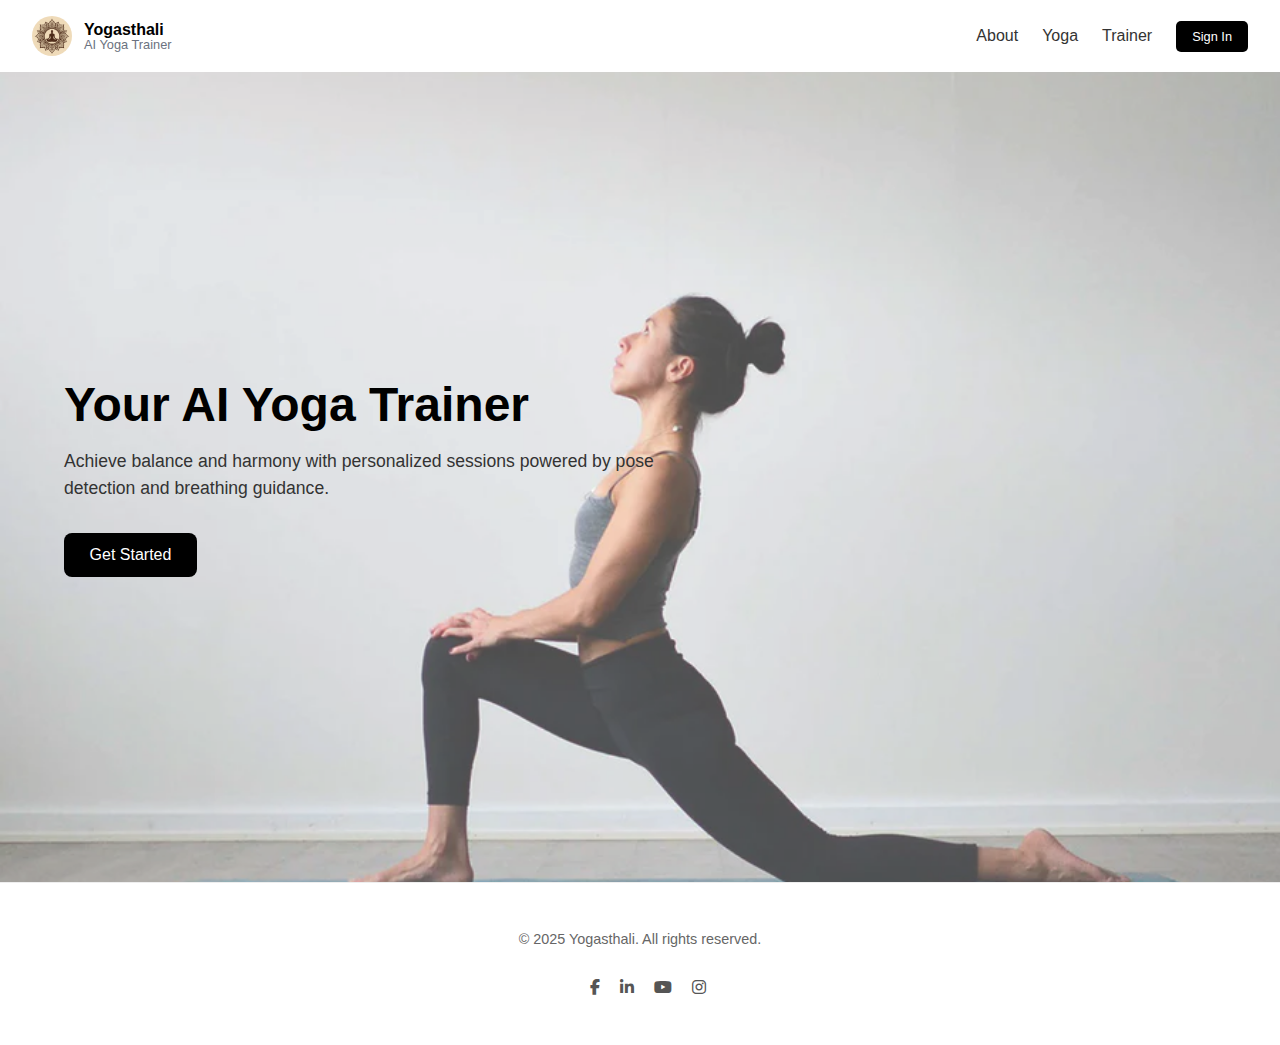
<file: index.html>
<!DOCTYPE html>
<html lang="en">
  <head>
    <meta charset="UTF-8" />
    <meta name="viewport" content="width=device-width, initial-scale=1.0" />
    <title>Yogasthali - AI Yoga Trainer</title>
    <link
      rel="stylesheet"
      href="https://cdnjs.cloudflare.com/ajax/libs/font-awesome/6.5.0/css/all.min.css"
    />
    <link rel="stylesheet" href="index.css" />
  </head>
  <body>
    <!-- Navbar -->
    <header>
      <div class="logo">
        <div class="logo-circle"></div>
        <div class="logo-text">
          <h1><a href="index.html">Yogasthali</a></h1>
          <p>AI Yoga Trainer</p>
        </div>
      </div>

      <nav>
        <a href="about.html">About</a>
        <a href="Yoga.html">Yoga</a>
        <a href="trainer.html">Trainer</a>
        <button class="signin-btn">Sign In</button>
      </nav>
    </header>

    <!-- Hero Section -->
     <section class="hero">
    <div class="hero-content">
      <h2>Your AI Yoga Trainer</h2>
      <p>
        Achieve balance and harmony with personalized sessions powered by pose detection 
        and breathing guidance.
      </p>
      <a href="trainer.html"><button class="get-started-btn">Get Started</button><a>
    </div>
      <!---
      <img
        src="img/home.webp"
        alt="Yoga Pose"
      />
          -->
    </section>

    <!-- Footer -->
    <footer>
      <p>© 2025 Yogasthali. All rights reserved.</p>
      <div class="social-icons">
        <a href="#"><i class="fab fa-facebook-f"></i></a>
        <a href="#"><i class="fab fa-linkedin-in"></i></a>
        <a href="#"><i class="fab fa-youtube"></i></a>
        <a href="#"><i class="fab fa-instagram"></i></a>
      </div>
    </footer>
  </body>
</html>
</file>
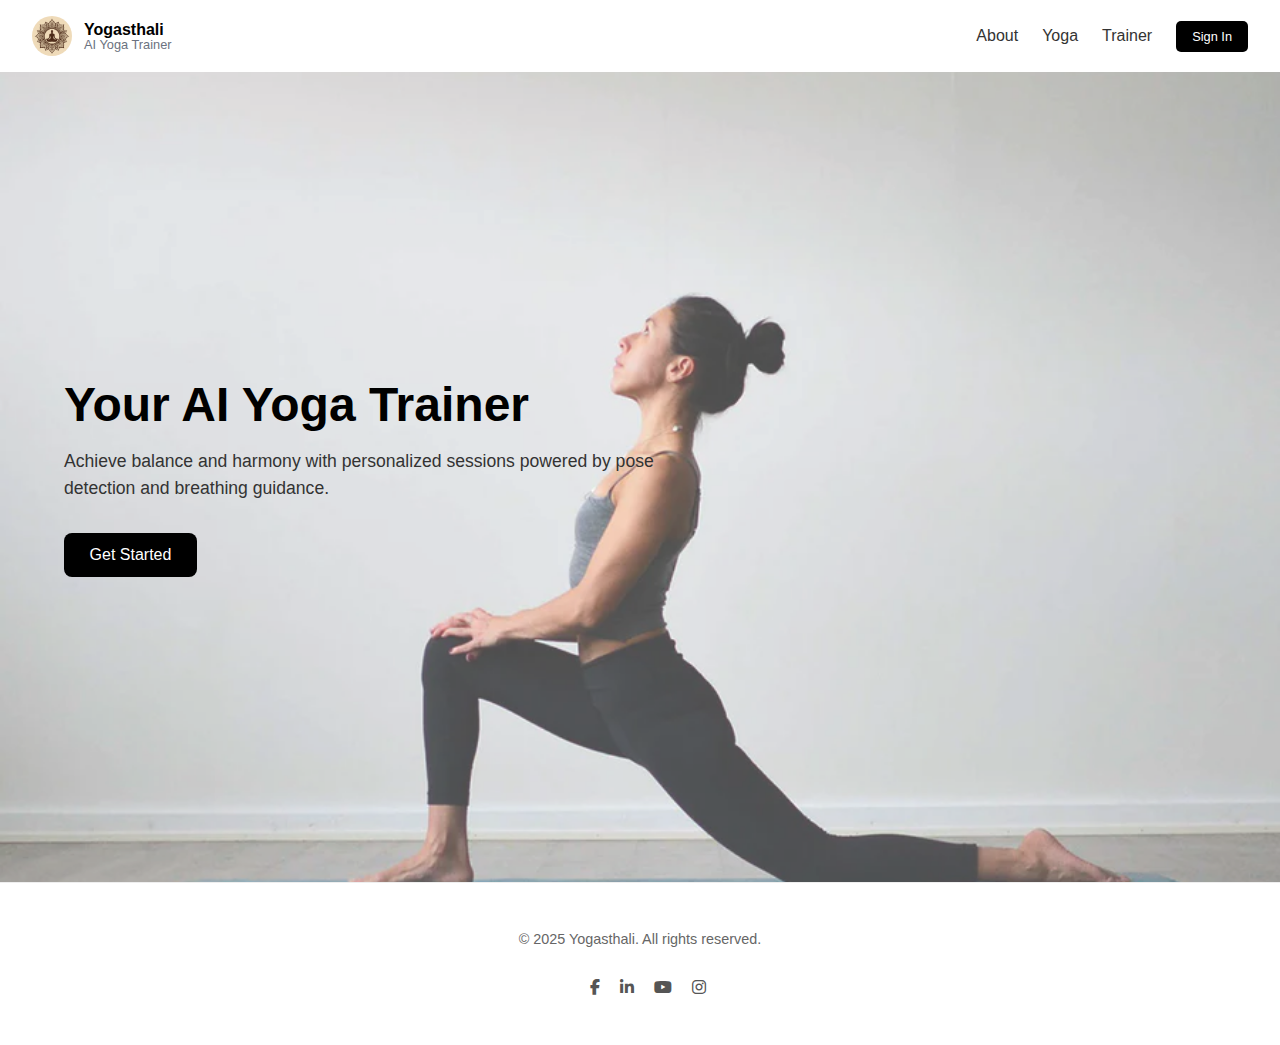
<file: Yogasthali-main/Yogasthali-main/index.html>
<!DOCTYPE html>
<html lang="en">
  <head>
    <meta charset="UTF-8" />
    <meta name="viewport" content="width=device-width, initial-scale=1.0" />
    <title>Yogasthali - AI Yoga Trainer</title>
    <link
      rel="stylesheet"
      href="https://cdnjs.cloudflare.com/ajax/libs/font-awesome/6.5.0/css/all.min.css"
    />
    <link rel="stylesheet" href="index.css" />
  </head>
  <body>
    <!-- Navbar -->
    <header>
      <div class="logo">
        <div class="logo-circle"></div>
        <div class="logo-text">
          <h1><a href="index.html">Yogasthali</a></h1>
          <p>AI Yoga Trainer</p>
        </div>
      </div>

      <nav>
        <a href="about.html">About</a>
        <a href="Yoga.html">Yoga</a>
        <a href="#">Trainer</a>
        <button class="signin-btn">Sign In</button>
      </nav>
    </header>

    <!-- Hero Section -->
     <section class="hero">
    <div class="hero-content">
      <h2>Your AI Yoga Trainer</h2>
      <p>
        Achieve balance and harmony with personalized sessions powered by pose detection 
        and breathing guidance.
      </p>
      <a href="trainer.html"><button class="get-started-btn">Get Started</button><a>
    </div>
      <!---
      <img
        src="img/home.webp"
        alt="Yoga Pose"
      />
          -->
    </section>

    <!-- Footer -->
    <footer>
      <p>© 2025 Yogasthali. All rights reserved.</p>
      <div class="social-icons">
        <a href="#"><i class="fab fa-facebook-f"></i></a>
        <a href="#"><i class="fab fa-linkedin-in"></i></a>
        <a href="#"><i class="fab fa-youtube"></i></a>
        <a href="#"><i class="fab fa-instagram"></i></a>
      </div>
    </footer>
  </body>
</html>
</file>
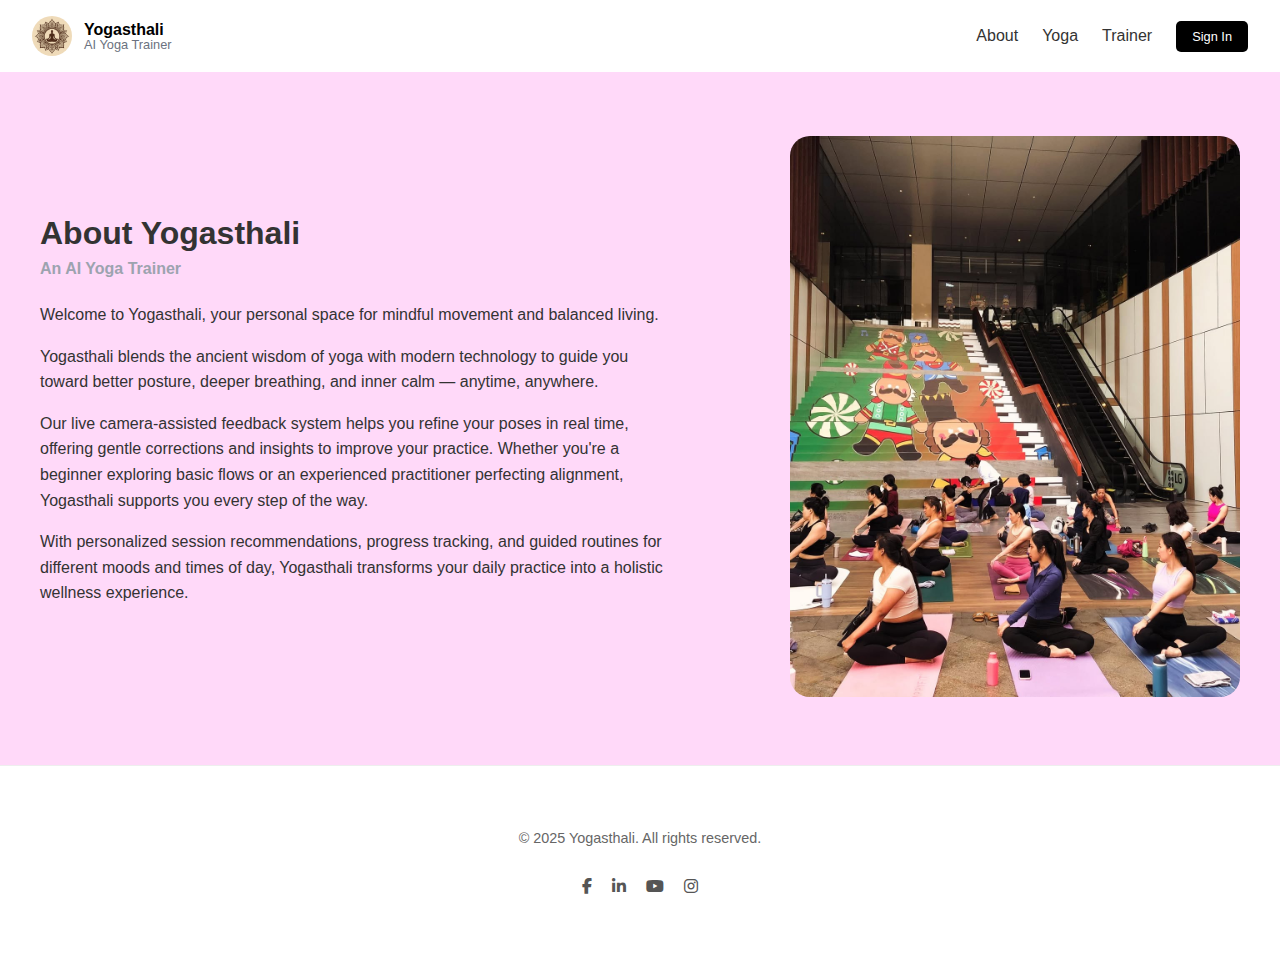
<file: about.html>
<!DOCTYPE html>
<html lang="en">

<head>
  <meta charset="UTF-8" />
  <meta name="viewport" content="width=device-width, initial-scale=1.0" />
  <title>About Yogasthali - AI Yoga Trainer</title>
  <link rel="stylesheet" href="https://cdnjs.cloudflare.com/ajax/libs/font-awesome/6.5.0/css/all.min.css" />
  <style>
    * {
      margin: 0;
      padding: 0;
      box-sizing: border-box;
    }

    body {
      font-family: "Inter", Arial, sans-serif;
      color: #333;
      background-color: #fff;
      display: flex;
      flex-direction: column;
      min-height: 100vh;
    }

    /* Navbar */
    header {
      display: flex;
      justify-content: space-between;
      align-items: center;
      padding: 1rem 2rem;
      background: white;
      box-shadow: 0 1px 4px rgba(0, 0, 0, 0.05);
    }

    .logo {
      display: flex;
      align-items: center;
      gap: 0.75rem;
    }

    .logo-circle {
      width: 40px;
      height: 40px;
      background: url(img/Logo.png) no-repeat center center;
      background-size: cover;
      border-radius: 50%;
    }

    .logo-text h1 {
      font-size: 1rem;
      font-weight: 600;
    }

    .logo-text h1>a {
      text-decoration: none;
      color: #000;
    }

    .logo-text p {
      font-size: 0.8rem;
      color: #6b7280;
      margin-top: -2px;
    }

    nav {
      display: flex;
      align-items: center;
      gap: 1.5rem;
    }

    nav a {
      text-decoration: none;
      color: #333;
      font-weight: 500;
      transition: color 0.2s;
    }

    nav a:hover {
      color: #000;
    }

    .signin-btn {
      background: #000;
      color: #fff;
      border: none;
      padding: 0.5rem 1rem;
      font-size: 0.8rem;
      border-radius: 5px;
      cursor: pointer;
      transition: background 0.3s;
    }

    .signin-btn:hover {
      background: #333;
    }

    /* About Section */
    .about {
      flex: 1;
      background-color: #FFD9F9;
      padding: 4rem 2rem;
    }

    .about-content {
      display: flex;
      flex-wrap: wrap;
      align-items: center;
      justify-content: space-between;
      max-width: 1200px;
      margin: 0 auto;
      gap: 2rem;
    }

    .about-text {
      flex: 1 1 500px;
    }

    .about-text h2 {
      font-size: 2rem;
      font-weight: 700;
      margin-bottom: 0.5rem;
    }

    .about-text h3 {
      font-size: 1rem;
      color: #9ca3af;
      margin-bottom: 1.5rem;
    }

    .about-text p {
      color: #333;
      line-height: 1.6;
      margin-bottom: 1rem;
    }

    .about-image {
      flex: 1 1 400px;
      text-align: right;
    }

    .about-image img {
      width: 100%;
      max-width: 450px;
      border-radius: 20px;
    }

    /* Footer */
    footer {
      background: #fff;
      padding: 4rem 3rem;
      text-align: center;
      color: #666;
      font-size: 0.9rem;
      border-top: 1px solid #eee;
    }

    .social-icons {
      margin-top: 2rem;
    }

    .social-icons a {
      color: #555;
      margin: 0 0.5rem;
      text-decoration: none;
      font-size: 1rem;
      transition: color 0.3s;
    }

    .social-icons a:hover {
      color: #000;
    }

    /* Responsive */
    @media (max-width: 900px) {
      .about-content {
        flex-direction: column;
        text-align: left;
      }

      .about-image {
        text-align: center;
      }

      .about-text h2 {
        font-size: 1.75rem;
      }
    }
  </style>
</head>

<body>
  <!-- Navbar -->
  <header>
    <div class="logo">
      <div class="logo-circle"></div>
      <div class="logo-text">
        <h1><a href="index.html">Yogasthali</a></h1>
        <p>AI Yoga Trainer</p>
      </div>
    </div>

    <nav>
      <a href="#">About</a>
      <a href="Yoga.html">Yoga</a>
      <a href="#">Trainer</a>
      <button class="signin-btn">Sign In</button>
    </nav>
  </header>

  <!-- About Section -->
  <section class="about">
    <div class="about-content">
      <div class="about-text">
        <h2>About Yogasthali</h2>
        <h3>An AI Yoga Trainer</h3>

        <p>
          Welcome to Yogasthali, your personal space for mindful movement and
          balanced living.
        </p>

        <p>
          Yogasthali blends the ancient wisdom of yoga with modern technology
          to guide you toward better posture, deeper breathing, and inner calm
          — anytime, anywhere.
        </p>

        <p>
          Our live camera-assisted feedback system helps you refine your poses
          in real time, offering gentle corrections and insights to improve
          your practice. Whether you're a beginner exploring basic flows or an
          experienced practitioner perfecting alignment, Yogasthali supports
          you every step of the way.
        </p>

        <p>
          With personalized session recommendations, progress tracking, and
          guided routines for different moods and times of day, Yogasthali
          transforms your daily practice into a holistic wellness experience.
        </p>
      </div>

      <div class="about-image">
        <img src="img/Yoga1.jpg" alt="Yoga class" />
      </div>
    </div>
  </section>

  <!-- Footer -->
  <footer>
    <p>© 2025 Yogasthali. All rights reserved.</p>
    <div class="social-icons">
      <a href="#"><i class="fab fa-facebook-f"></i></a>
      <a href="#"><i class="fab fa-linkedin-in"></i></a>
      <a href="#"><i class="fab fa-youtube"></i></a>
      <a href="#"><i class="fab fa-instagram"></i></a>
    </div>
  </footer>
</body>

</html>
</file>
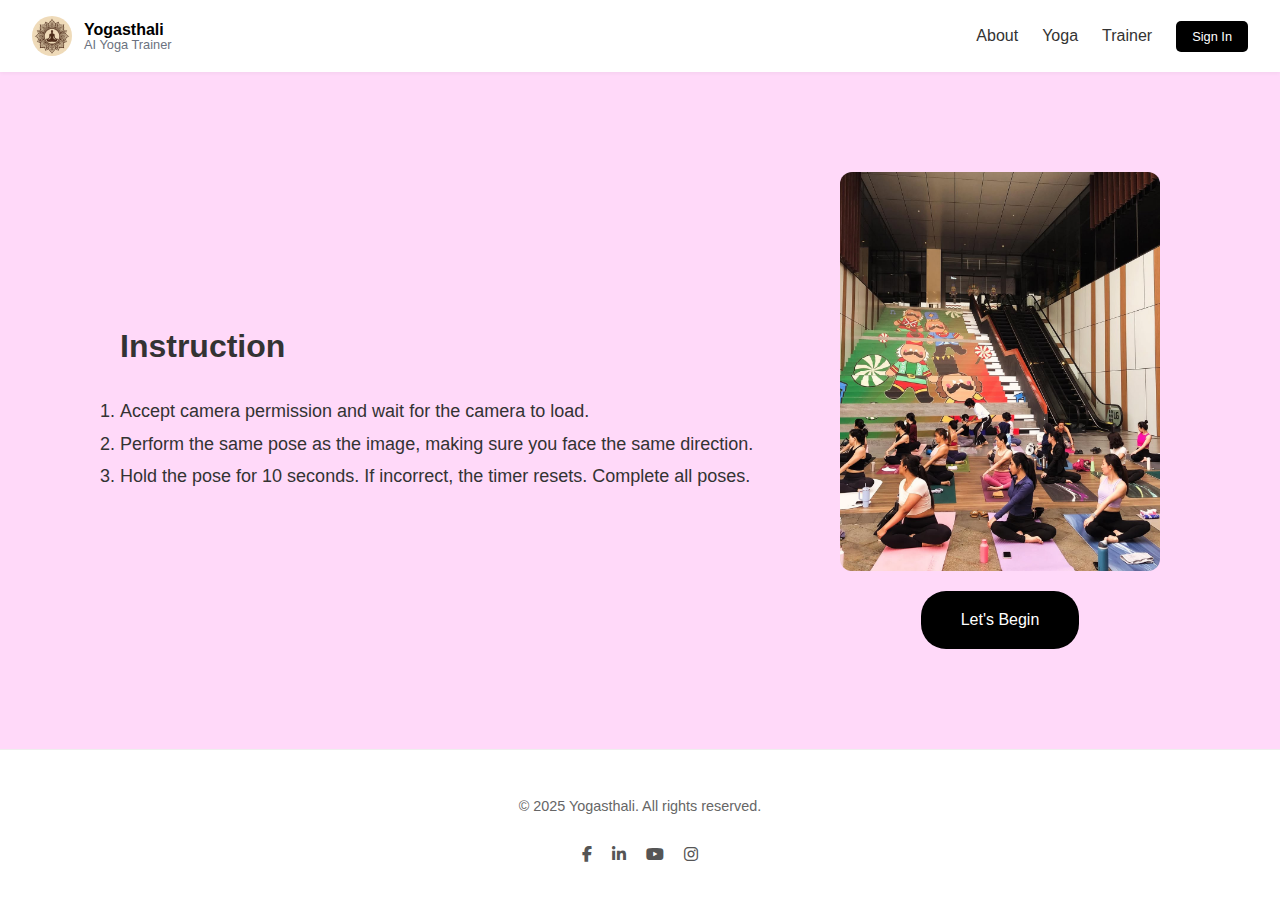
<file: Instruction.html>
<!DOCTYPE html>
<html lang="en">
<head>
  <meta charset="UTF-8">
  <meta name="viewport" content="width=device-width, initial-scale=1.0">
  <title>Practice | Yogasthali</title>
  <link
      rel="stylesheet"
      href="https://cdnjs.cloudflare.com/ajax/libs/font-awesome/6.5.0/css/all.min.css"
    />
  <style>
     * {
    margin: 0;
    padding: 0;
    box-sizing: border-box;
    }

    body {
        font-family: "Inter", Arial, sans-serif;
        color: #333;
        background-color: #ffd9f9;
        /* Pink full-page background */
        min-height: 100vh;
        display: flex;
        flex-direction: column;
    }

     header {
        display: flex;
        justify-content: space-between;
        align-items: center;
        padding: 1rem 2rem;
        background: white;
        box-shadow: 0 1px 4px rgba(0, 0, 0, 0.05);
      }

      .logo {
        display: flex;
        align-items: center;
        gap: 0.75rem;
      }

      .logo-circle {
        width: 40px;
        height: 40px;
        background: url(img/Logo.png) no-repeat center center;
        background-size: cover;
        border-radius: 50%;
      }

      .logo-text h1 {
        font-size: 1rem;
        font-weight: 600;
      }
      .logo-text h1>a {
        text-decoration: none;
        color: #000;
      }

      .logo-text p {
        font-size: 0.8rem;
        color: #6b7280;
        margin-top: -2px;
      }

      nav {
        display: flex;
        align-items: center;
        gap: 1.5rem;
      }

      nav a {
        text-decoration: none;
        color: #333;
        font-weight: 500;
        transition: color 0.2s;
      }

      nav a:hover {
        color: #000;
      }

      .signin-btn {
        background: #000;
        color: #fff;
        border: none;
        padding: 0.5rem 1rem;
        font-size: 0.8rem;
        border-radius: 5px;
        cursor: pointer;
        transition: background 0.3s;
      }

      .signin-btn:hover {
        background: #333;
      }

      .instruction-section{
        margin-top: 100px;
        margin-bottom: 100px;
      }

        .instruction-container {
        max-width: 1100px;
        margin: auto;
        display: flex;
        justify-content: space-between;
        align-items: center;
        gap: 40px;
        padding: 0 30px;
        }

        .instruction-text h2 {
        font-size: 32px;
        font-weight: bold;
        margin-bottom: 30px;
        }

        .instruction-text ol {
        font-size: 18px;
        line-height: 1.8;
        color: #333;
        }

        .instruction-image-box {
        text-align: center;
        }

        .instruction-image-box img {
        width: 320px;
        border-radius: 12px;
        display: block;
        margin-bottom: 20px;
        }

        .begin-btn {
        padding: 20px 40px;
        border: none;
        background: black;
        color: white;
        border-radius: 25px;
        cursor: pointer;
        font-size: 16px;
        }

        .begin-btn:hover {
        background: #333;
        }

    /* Footer */
    footer {
        background: #fff;
        padding: 3rem 2rem;
        text-align: center;
        color: #666;
        font-size: 0.9rem;
        border-top: 1px solid #eee;
      }

      .social-icons {
        margin-top: 2rem;
      }

      .social-icons a {
        color: #555;
        margin: 0 0.5rem;
        text-decoration: none;
        font-size: 1rem;
        transition: color 0.3s;
      }

      .social-icons a:hover {
        color: #000;
      }

      /* Responsive Design */
      @media (max-width: 768px) {
        header {
          flex-direction: column;
          align-items: flex-start;
        }

        nav {
          margin-top: 0.5rem;
          gap: 1rem;
          flex-wrap: wrap;
        }

        .hero h2 {
          font-size: 1.75rem;
        }

        .hero p {
          font-size: 0.95rem;
        }

        .get-started-btn {
          font-size: 0.9rem;
        }
      }
  </style>

</head>
<body>

  <!-- Header -->
 <header>
      <div class="logo">
        <div class="logo-circle"></div>
        <div class="logo-text">
          <h1><a href="index.html">Yogasthali</a></h1>
          <p>AI Yoga Trainer</p>
        </div>
      </div>

      <nav>
        <a href="about.html">About</a>
        <a href="Yoga.html">Yoga</a>
        <a href="trainer.html">Trainer</a>
        <button class="signin-btn">Sign In</button>
      </nav>
 </header>


  <section class="instruction-section">
  <div class="instruction-container">
    
    <div class="instruction-text">
      <h2>Instruction</h2>
      <ol>
        <li>Accept camera permission and wait for the camera to load.</li>
        <li>Perform the same pose as the image, making sure you face the same direction.</li>
        <li>Hold the pose for 10 seconds. If incorrect, the timer resets. Complete all poses.</li>
      </ol>
    </div>

    <div class="instruction-image-box">
        <img src="img/Yoga1.jpg" alt="Yoga Class">
        <a href="Practice.html"><button class="begin-btn">Let's Begin</button></a>
        </div>
    </div>
    </section>

  <footer class="footer">
     <p>© 2025 Yogasthali. All rights reserved.</p>
      <div class="social-icons">
        <a href="#"><i class="fab fa-facebook-f"></i></a>
        <a href="#"><i class="fab fa-linkedin-in"></i></a>
        <a href="#"><i class="fab fa-youtube"></i></a>
        <a href="#"><i class="fab fa-instagram"></i></a>
      </div>
  </footer>
</body>
</html>
</file>
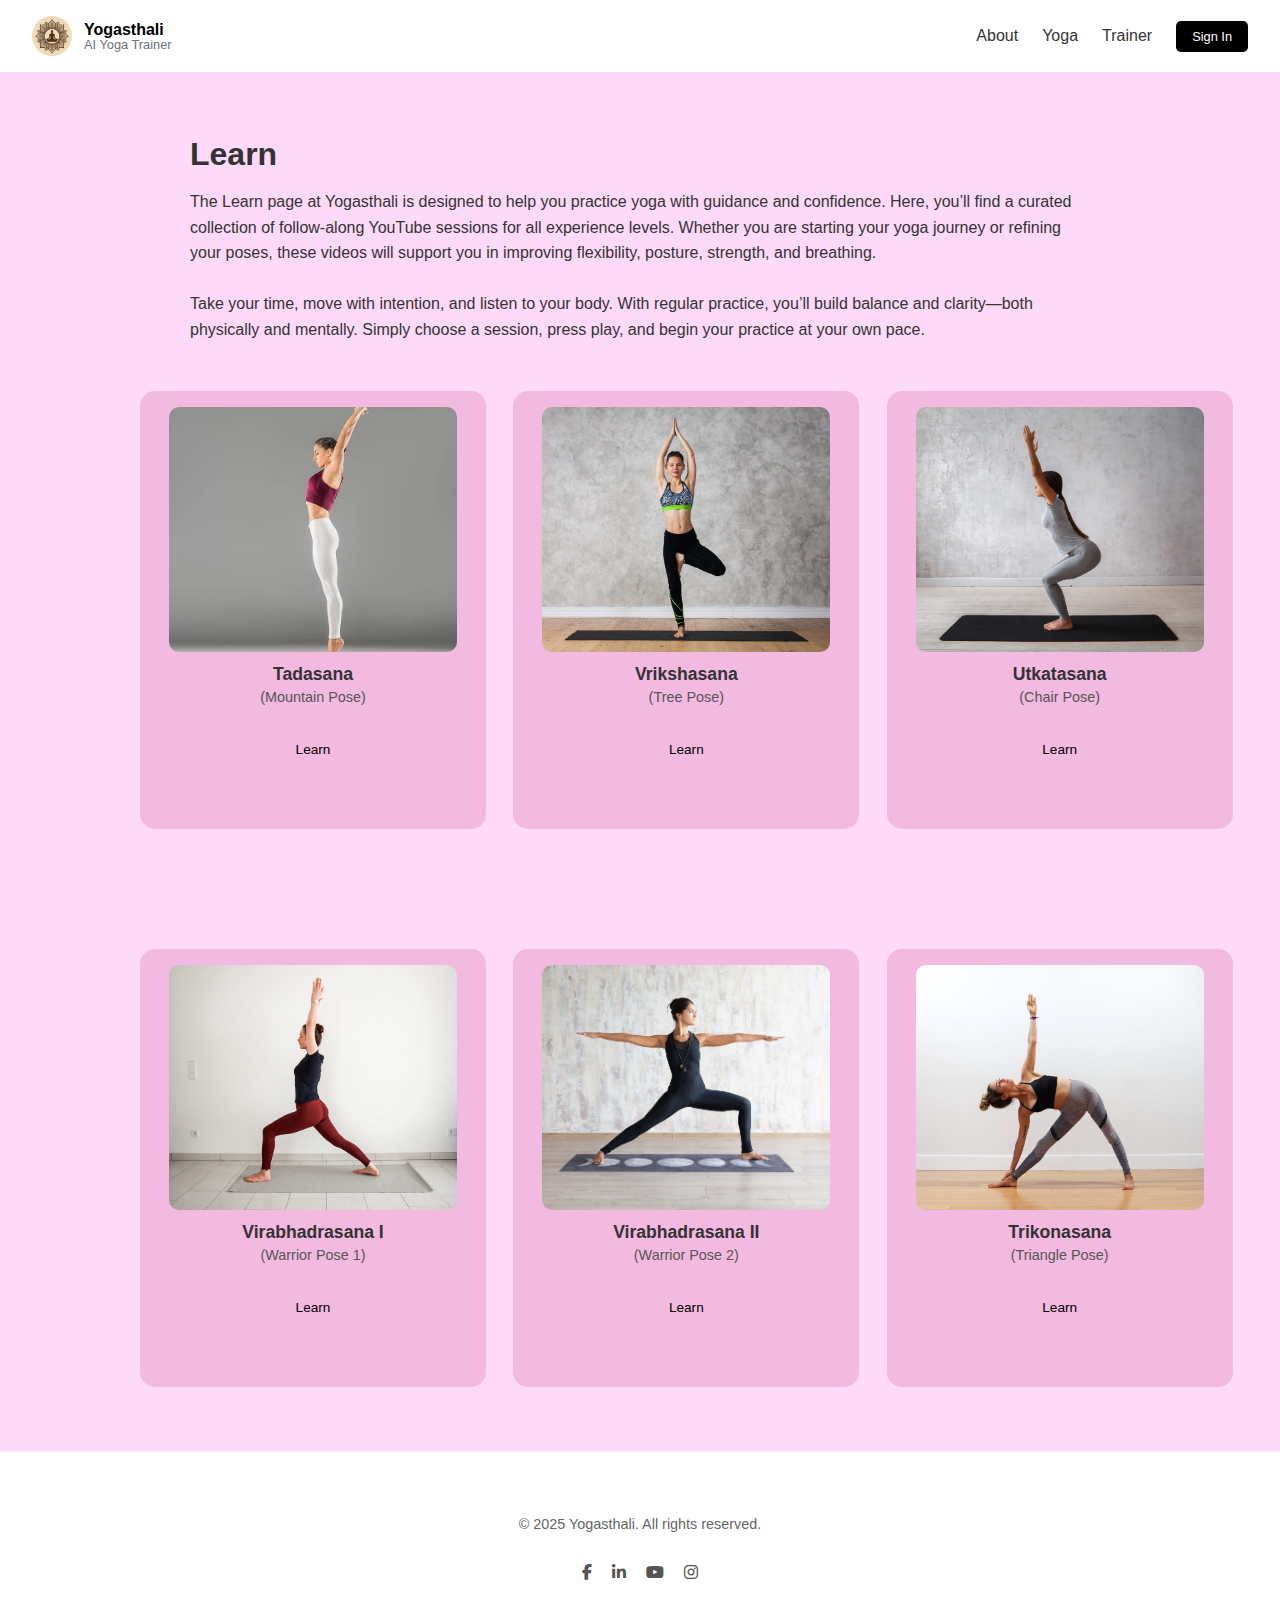
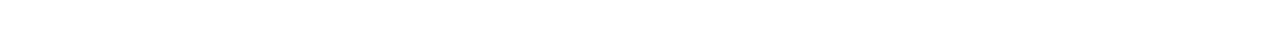
<file: Learn.html>
<!DOCTYPE html>
<html lang="en">

<head>
  <meta charset="UTF-8" />
  <meta name="viewport" content="width=device-width, initial-scale=1.0" />
  <title>Yoga - Yogasthali</title>
  <link rel="stylesheet" href="https://cdnjs.cloudflare.com/ajax/libs/font-awesome/6.5.0/css/all.min.css" />
  <style>
    * {
        margin: 0;
        padding: 0;
        box-sizing: border-box;
        }

        body {
        font-family: "Inter", Arial, sans-serif;
        color: #333;
        background-color: #fff;
        display: flex;
        flex-direction: column;
        min-height: 100vh;
        }

        /* Navbar */
        header {
        display: flex;
        justify-content: space-between;
        align-items: center;
        padding: 1rem 2rem;
        background: white;
        box-shadow: 0 1px 4px rgba(0, 0, 0, 0.05);
        }

        .logo {
        display: flex;
        align-items: center;
        gap: 0.75rem;
        }

        .logo-circle {
        width: 40px;
        height: 40px;
        background: url(img/Logo.png) no-repeat center center;
        background-size: cover;
        border-radius: 50%;
        }

        .logo-text h1 {
        font-size: 1rem;
        font-weight: 600;
        }

        .logo-text h1>a {
        text-decoration: none;
        color: #000;
        }

        .logo-text p {
        font-size: 0.8rem;
        color: #6b7280;
        margin-top: -2px;
        }

        nav {
        display: flex;
        align-items: center;
        gap: 1.5rem;
        }

        nav a {
        text-decoration: none;
        color: #333;
        font-weight: 500;
        transition: color 0.2s;
        }

        nav a:hover {
        color: #000;
        }


        .signin-btn {
        background: #000;
        color: #fff;
        border: none;
        padding: 0.5rem 1rem;
        font-size: 0.8rem;
        border-radius: 5px;
        cursor: pointer;
        transition: background 0.3s;
        }

        .signin-btn:hover {
        background: #333;
        }

        /* Yoga Section */
        .yoga-section {
        flex: 1;
        background-color: #FFD9F9;
        padding: 4rem 2rem;
        }

        .yoga-intro {
        max-width: 900px;
        margin: 0 auto 3rem;
        text-align: left;
        }

        .yoga-intro h2 {
        font-size: 2rem;
        font-weight: 700;
        margin-bottom: 1rem;
        }

        .yoga-intro p {
        font-size: 1rem;
        color: #333;
        line-height: 1.6;
        }

        /* Pose Grid */
        .pose-grid {
        display: grid;
        grid-template-columns: repeat(auto-fit, minmax(250px, 1fr));
        gap: 7.5rem;
        max-width: 1000px;
        margin: 0 auto;
        }

        .pose-card {
        width: 346px;
        height: 438px;
        background: #f2b9e1;
        border-radius: 15px;
        padding: 1rem;
        text-align: center;
        transition: transform 0.3s;
        display: flex;
        flex-direction: column;
        align-items: center;
        }

        .pose-card:hover {
        transform: translateY(-5px);
        }

        .pose-card img {
        width: 288px;
        height: 245px;
        object-fit: cover;
        /* keeps aspect ratio without stretching */
        border-radius: 10px;
        margin-bottom: 0.75rem;
        }


        .pose-card h3 {
        font-size: 1.1rem;
        font-weight: 600;
        margin-bottom: 0.25rem;
        }

        .pose-card p {
        font-size: 0.9rem;
        color: #555;
        margin-bottom: 0.75rem;
        }

        .pose-card .read-more {
        text-decoration: none;
        color: #000;
        font-size: 0.85rem;
        font-weight: 500;
        }

        .pose-card.empty {
        background: rgba(255, 255, 255, 0.4);
        }

        .pose-card a{
            margin-top: 25px;
        }

        footer {
        background: #fff;
        padding: 4rem 3rem;
        text-align: center;
        color: #666;
        font-size: 0.9rem;
        border-top: 1px solid #eee;
        }

        .social-icons {
        margin-top: 2rem;
        }

        .social-icons a {
        color: #555;
        margin: 0 0.5rem;
        text-decoration: none;
        font-size: 1rem;
        transition: color 0.3s;
        }

        .social-icons a:hover {
        color: #000;
        }

        @media (max-width: 768px) {
        .yoga-intro h2 {
            font-size: 1.75rem;
        }

        .yoga-intro p {
            font-size: 0.95rem;
        }
        }
  </style>
</head>

<body>
  <header>
    <div class="logo">
      <div class="logo-circle"></div>
      <div class="logo-text">
        <h1><a href="index.html">Yogasthali</a></h1>
        <p>AI Yoga Trainer</p>
      </div>
    </div>

    <nav>
      <a href="about.html">About</a>
      <a href="yoga.html">Yoga</a>
      <a href="trainer.html">Trainer</a>
      <button class="signin-btn">Sign In</button>
    </nav>
  </header>

  <section class="yoga-section">
    <div class="yoga-intro">
      <h2>Learn</h2>
      <p>
        The Learn page at Yogasthali is designed to help you practice yoga with guidance and confidence. Here, you’ll find a curated collection of follow-along YouTube sessions for all experience levels. Whether you are starting your yoga journey or refining your poses, these videos will support you in improving flexibility, posture, strength, and breathing. 
        <br></p><p><br>
        Take your time, move with intention, and listen to your body. With regular practice, you’ll build balance and clarity—both physically and mentally. Simply choose a session, press play, and begin your practice at your own pace.
      </p>
    </div>

    <div class="pose-grid">
      <div class="pose-card">
        <img src="img/Tadasana.jpeg" alt="Tadasana Pose" />
        <h3>Tadasana</h3>
        <p>(Mountain Pose)</p>
        <a href="https://youtu.be/QM9x8ZpaYPc" target="_blank" class="read-more">Learn</a>
      </div>

      <div class="pose-card">
        <img src="img/Vrikshasana.jpg" alt="Vrikshasana Pose" />
        <h3>Vrikshasana</h3>
        <p>(Tree Pose)</p>
        <a href="https://youtu.be/fIF016JROiA"  target="_blank" class="read-more">Learn</a>
      </div>

      <div class="pose-card">
        <img src="img\utkatasana.jpg" alt="Utkatasana Pose" />
        <h3>Utkatasana</h3>
        <p>(Chair Pose)</p>
        <a href="https://youtu.be/-1Nw6ueHRe4" class="read-more"  target="_blank" >Learn</a>
      </div>

      <div class="pose-card">
        <img src="img\Virabhadrasana I.jpg" alt="Virabhadrasana I" />
        <h3>Virabhadrasana I</h3>
        <p>(Warrior Pose 1)</p>
        <a href="https://youtu.be/kkGY3xBnaGc" class="read-more"  target="_blank" >Learn</a>
      </div>


      <div class="pose-card">
        <img src="img\Virabhadrasana II.jpg" alt="Virabhadrasana II" />
        <h3>Virabhadrasana II</h3>
        <p>(Warrior Pose 2)</p>
        <a href="https://youtu.be/yxNtoOJ9500" class="read-more"  target="_blank">Learn</a>
      </div>

      <div class="pose-card">
        <img src="img\Trikonasana.jpg" alt="Trikonasana" />
        <h3>Trikonasana</h3>
        <p>(Triangle Pose)</p>
        <a href="https://youtu.be/misHjEvOskI" class="read-more"  target="_blank">Learn</a>
      </div>

  </section>

  <footer>
    <p>© 2025 Yogasthali. All rights reserved.</p>
    <div class="social-icons">
      <a href="#"><i class="fab fa-facebook-f"></i></a>
      <a href="#"><i class="fab fa-linkedin-in"></i></a>
      <a href="#"><i class="fab fa-youtube"></i></a>
      <a href="#"><i class="fab fa-instagram"></i></a>
    </div>
  </footer>
</body>

</html>
</file>
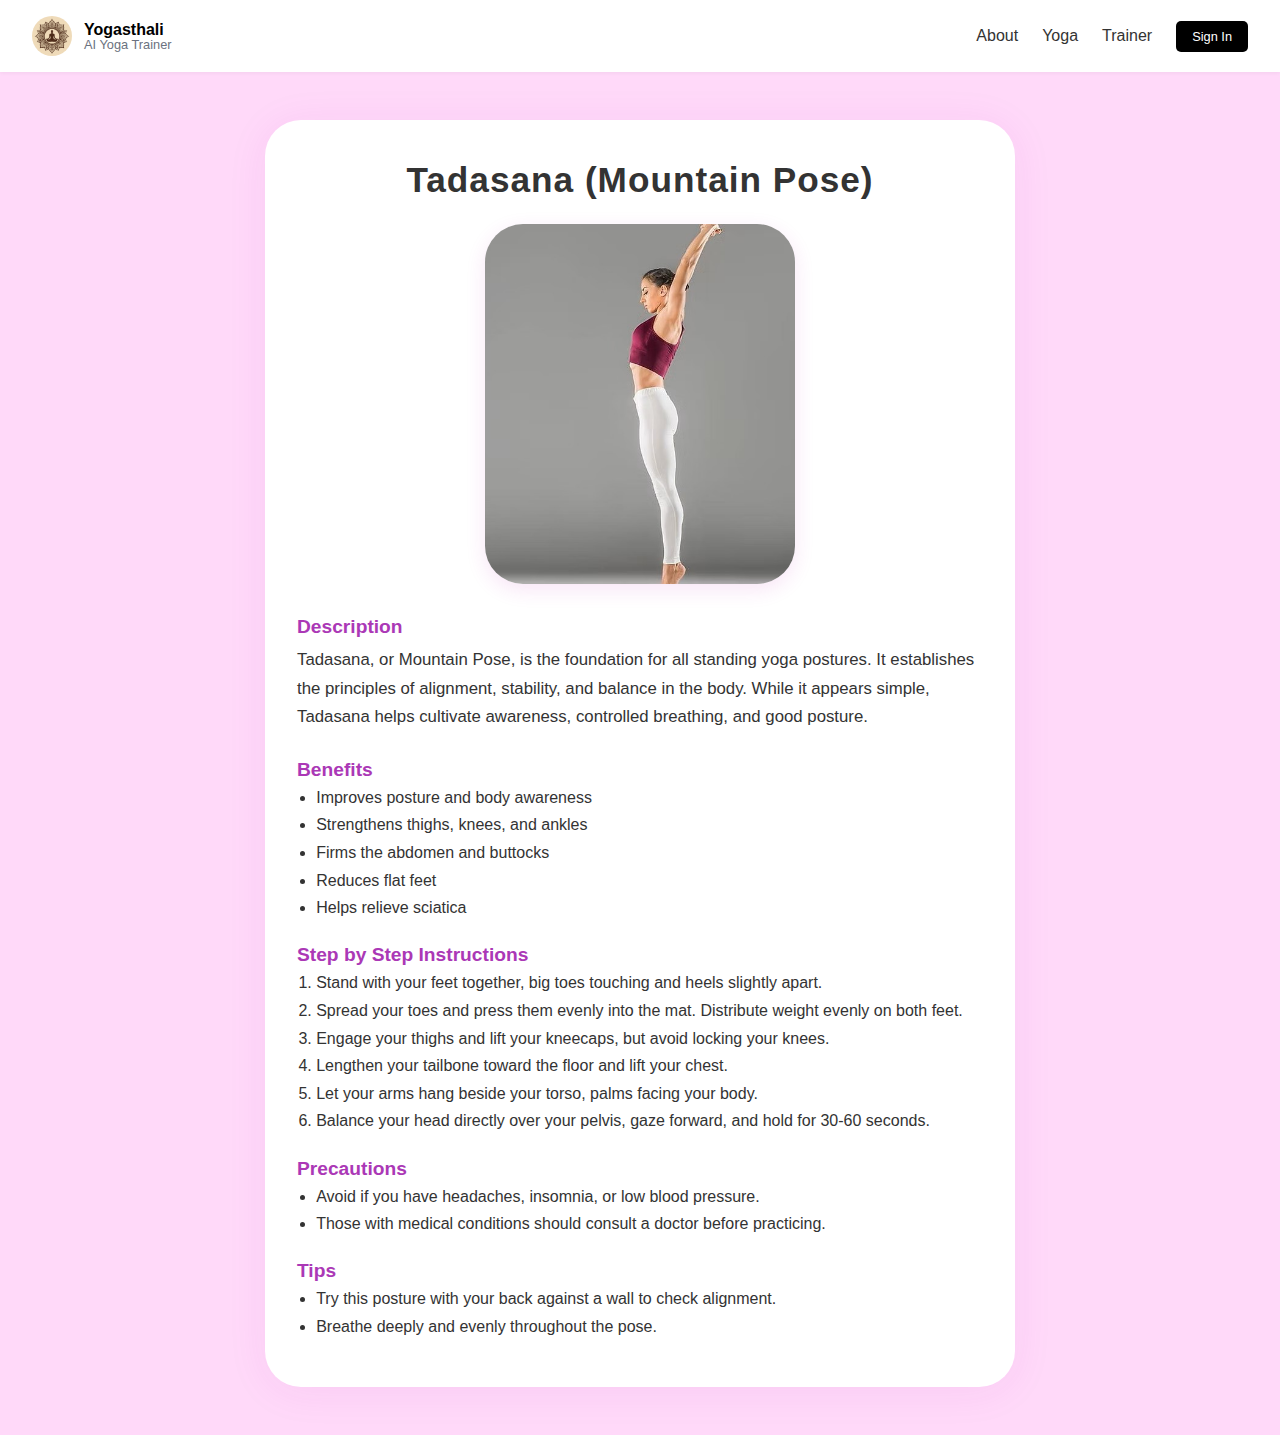
<file: tadasana.html>
<!DOCTYPE html>
<html lang="en">

<head>
    <meta charset="UTF-8" />
    <meta name="viewport" content="width=device-width, initial-scale=1.0" />
    <title>Tadasana (Mountain Pose) - Yogasthali</title>
    <link rel="stylesheet" href="Yoga.css" />
    <style>
         header {
            display: flex;
            justify-content: space-between;
            align-items: center;
            padding: 1rem 2rem;
            background: white;
            box-shadow: 0 1px 4px rgba(0, 0, 0, 0.05);
        }

        .logo {
            display: flex;
            align-items: center;
            gap: 0.75rem;
        }

        .logo-circle {
            width: 40px;
            height: 40px;
            background: url(img/Logo.png) no-repeat center center;
            background-size: cover;
            border-radius: 50%;
        }

        .logo-text h1 {
            font-size: 1rem;
            font-weight: 600;
        }

        .logo-text h1>a {
            text-decoration: none;
            color: #000;
        }

        .logo-text p {
            font-size: 0.8rem;
            color: #6b7280;
            margin-top: -2px;
        }

        nav {
            display: flex;
            align-items: center;
            gap: 1.5rem;
        }

        nav a {
            text-decoration: none;
            color: #333;
            font-weight: 500;
            transition: color 0.2s;
        }

        nav a:hover {
            color: #000;
        }

        .signin-btn {
            background: #000;
            color: #fff;
            border: none;
            padding: 0.5rem 1rem;
            font-size: 0.8rem;
            border-radius: 5px;
            cursor: pointer;
            transition: background 0.3s;
        }

        .signin-btn:hover {
            background: #333;
        }
        body {
            background: #ffd9f9;
            font-family: "Inter", Arial, sans-serif;
            margin: 0;
            color: #333;
        }

        .pose-detail-section {
            max-width: 750px;
            background: #fff;
            margin: 3rem auto;
            border-radius: 36px;
            padding: 2.5rem 2rem 2rem 2rem;
            box-shadow: 0 4px 40px rgba(180, 40, 180, 0.08);
        }

        .pose-detail-section h2 {
            font-size: 2.2rem;
            margin-bottom: 0.7rem;
            text-align: center;
            font-weight: 800;
            letter-spacing: 1px;
        }

        .pose-detail-img {
            display: block;
            margin: 1.5rem auto 2rem auto;
            width: 310px;
            height: 360px;
            object-fit: cover;
            border-radius: 38px;
            box-shadow: 0 6px 20px rgba(200, 40, 180, 0.12);
        }

        .pose-detail-section h3 {
            color: #ab38b6;
            font-size: 1.2rem;
            margin-top: 1.7rem;
            margin-bottom: 0.5rem;
            font-weight: 600;
        }

        .pose-detail-section ul,
        .pose-detail-section ol {
            margin-left: 1.2rem;
            margin-bottom: 1.2rem;
        }

        .pose-detail-section li {
            margin-bottom: 0.6rem;
        }

        .pose-detail-section p {
            font-size: 1.05rem;
            line-height: 1.7;
        }

        @media (max-width: 850px) {
            .pose-detail-section {
                margin: 1.4rem 0.2rem;
                padding: 1.2rem 0.3rem;
            }

            .pose-detail-img {
                width: 99%;
                height: 230px;
            }
        }
    </style>
</head>

<body>
     <header>
        <div class="logo">
            <div class="logo-circle"></div>
            <div class="logo-text">
                <h1><a href="index.html">Yogasthali</a></h1>
                <p>AI Yoga Trainer</p>
            </div>
        </div>

        <nav>
            <a href="about.html">About</a>
            <a href="Yoga.html">Yoga</a>
            <a href="trainer.html">Trainer</a>
            <button class="signin-btn">Sign In</button>
        </nav>
    </header>
    <section class="pose-detail-section">
        <h2>Tadasana (Mountain Pose)</h2>
        <img class="pose-detail-img" src="img/Tadasana.jpeg" alt="Tadasana Pose" />

        <h3>Description</h3>
        <p>
            Tadasana, or Mountain Pose, is the foundation for all standing yoga postures. It establishes the principles
            of alignment, stability, and balance in the body. While it appears simple, Tadasana helps cultivate
            awareness, controlled breathing, and good posture.
        </p>

        <h3>Benefits</h3>
        <ul>
            <li>Improves posture and body awareness</li>
            <li>Strengthens thighs, knees, and ankles</li>
            <li>Firms the abdomen and buttocks</li>
            <li>Reduces flat feet</li>
            <li>Helps relieve sciatica</li>
        </ul>

        <h3>Step by Step Instructions</h3>
        <ol>
            <li>Stand with your feet together, big toes touching and heels slightly apart.</li>
            <li>Spread your toes and press them evenly into the mat. Distribute weight evenly on both feet.</li>
            <li>Engage your thighs and lift your kneecaps, but avoid locking your knees.</li>
            <li>Lengthen your tailbone toward the floor and lift your chest.</li>
            <li>Let your arms hang beside your torso, palms facing your body.</li>
            <li>Balance your head directly over your pelvis, gaze forward, and hold for 30-60 seconds.</li>
        </ol>

        <h3>Precautions</h3>
        <ul>
            <li>Avoid if you have headaches, insomnia, or low blood pressure.</li>
            <li>Those with medical conditions should consult a doctor before practicing.</li>
        </ul>

        <h3>Tips</h3>
        <ul>
            <li>Try this posture with your back against a wall to check alignment.</li>
            <li>Breathe deeply and evenly throughout the pose.</li>
        </ul>
    </section>
</body>

</html>
</file>
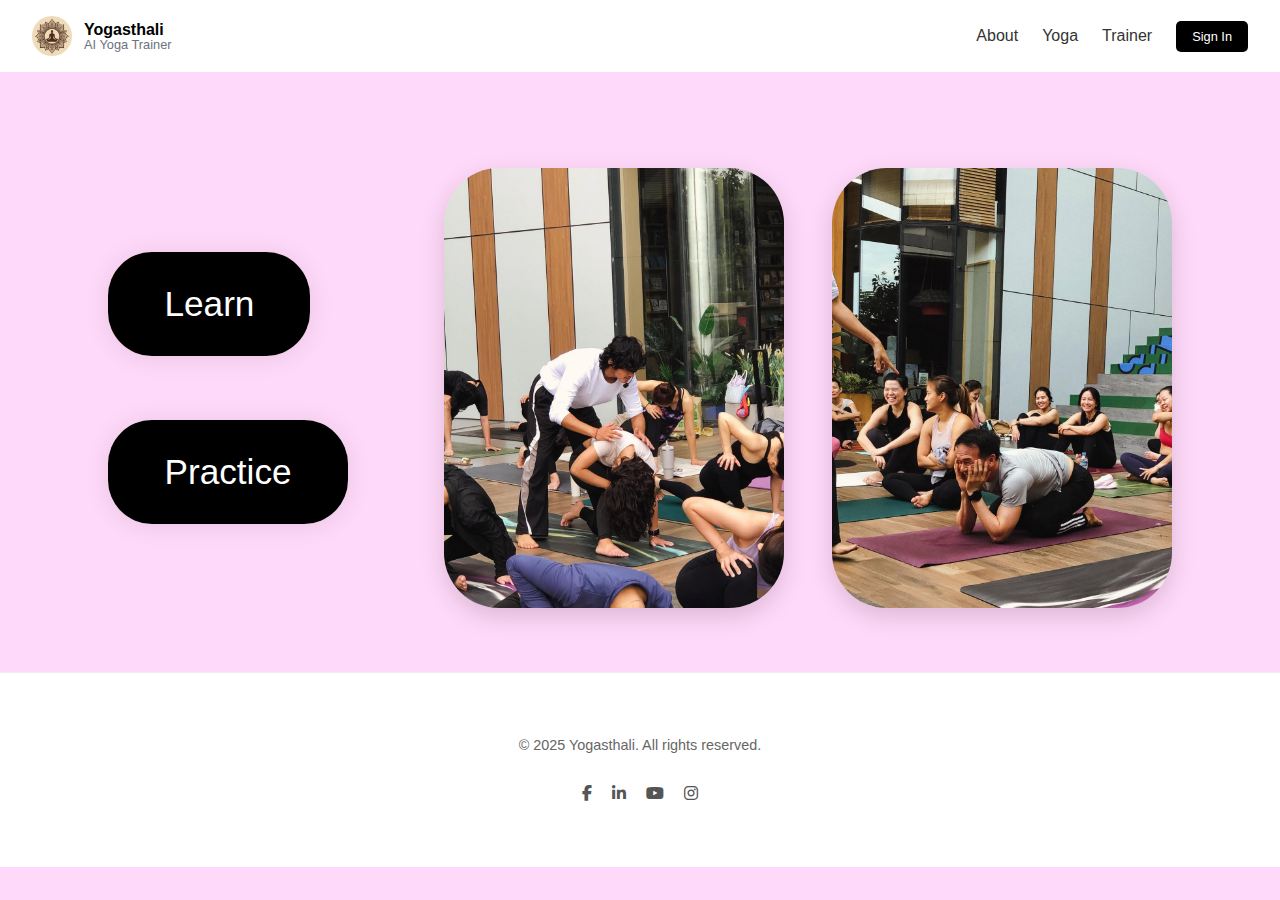
<file: trainer.html>
<!DOCTYPE html>
<html lang="en">

<head>
    <meta charset="UTF-8" />
    <meta name="viewport" content="width=device-width, initial-scale=1.0" />
    <title>Trainer - Yogasthali</title>
    <link rel="stylesheet" href="trainer.css" />
    <link rel="stylesheet" href="https://cdnjs.cloudflare.com/ajax/libs/font-awesome/6.5.0/css/all.min.css" />
</head>


<body>

    <header>
        <div class="logo">
            <div class="logo-circle"></div>
            <div class="logo-text">
                <h1><a href="index.html">Yogasthali</a></h1>
                <p>AI Yoga Trainer</p>
            </div>
        </div>
        <nav>
            <a href="about.html">About</a>
            <a href="yoga.html">Yoga</a>
            <a href="trainer.html">Trainer</a>
            <button class="signin-btn">Sign In</button>
        </nav>
    </header>

    
    <main>
        <section class="trainer-section">
            <div class="trainer-layout">
                <div class="trainer-btns">
                    <a href="Learn.html"><button class="trainer-big-btn">Learn</button></a>
                    <a href="Instruction.html"><button class="trainer-big-btn">Practice</button></a>
                </div>
                <div class="trainer-imgs">
                    <img src="img\yog2.jpg" class="trainer-img"
                        alt="Trainer Photo 1" />
                    <img src="img\yog.jpg" class="trainer-img"
                        alt="Trainer Photo 2" />
                </div>
            </div>
        </section>
    </main>

    <footer>
        <p>© 2025 Yogasthali. All rights reserved.</p>
        <div class="social-icons">
            <a href="#"><i class="fab fa-facebook-f"></i></a>
            <a href="#"><i class="fab fa-linkedin-in"></i></a>
            <a href="#"><i class="fab fa-youtube"></i></a>
            <a href="#"><i class="fab fa-instagram"></i></a>
        </div>
    </footer>
</body>

</html>
</file>
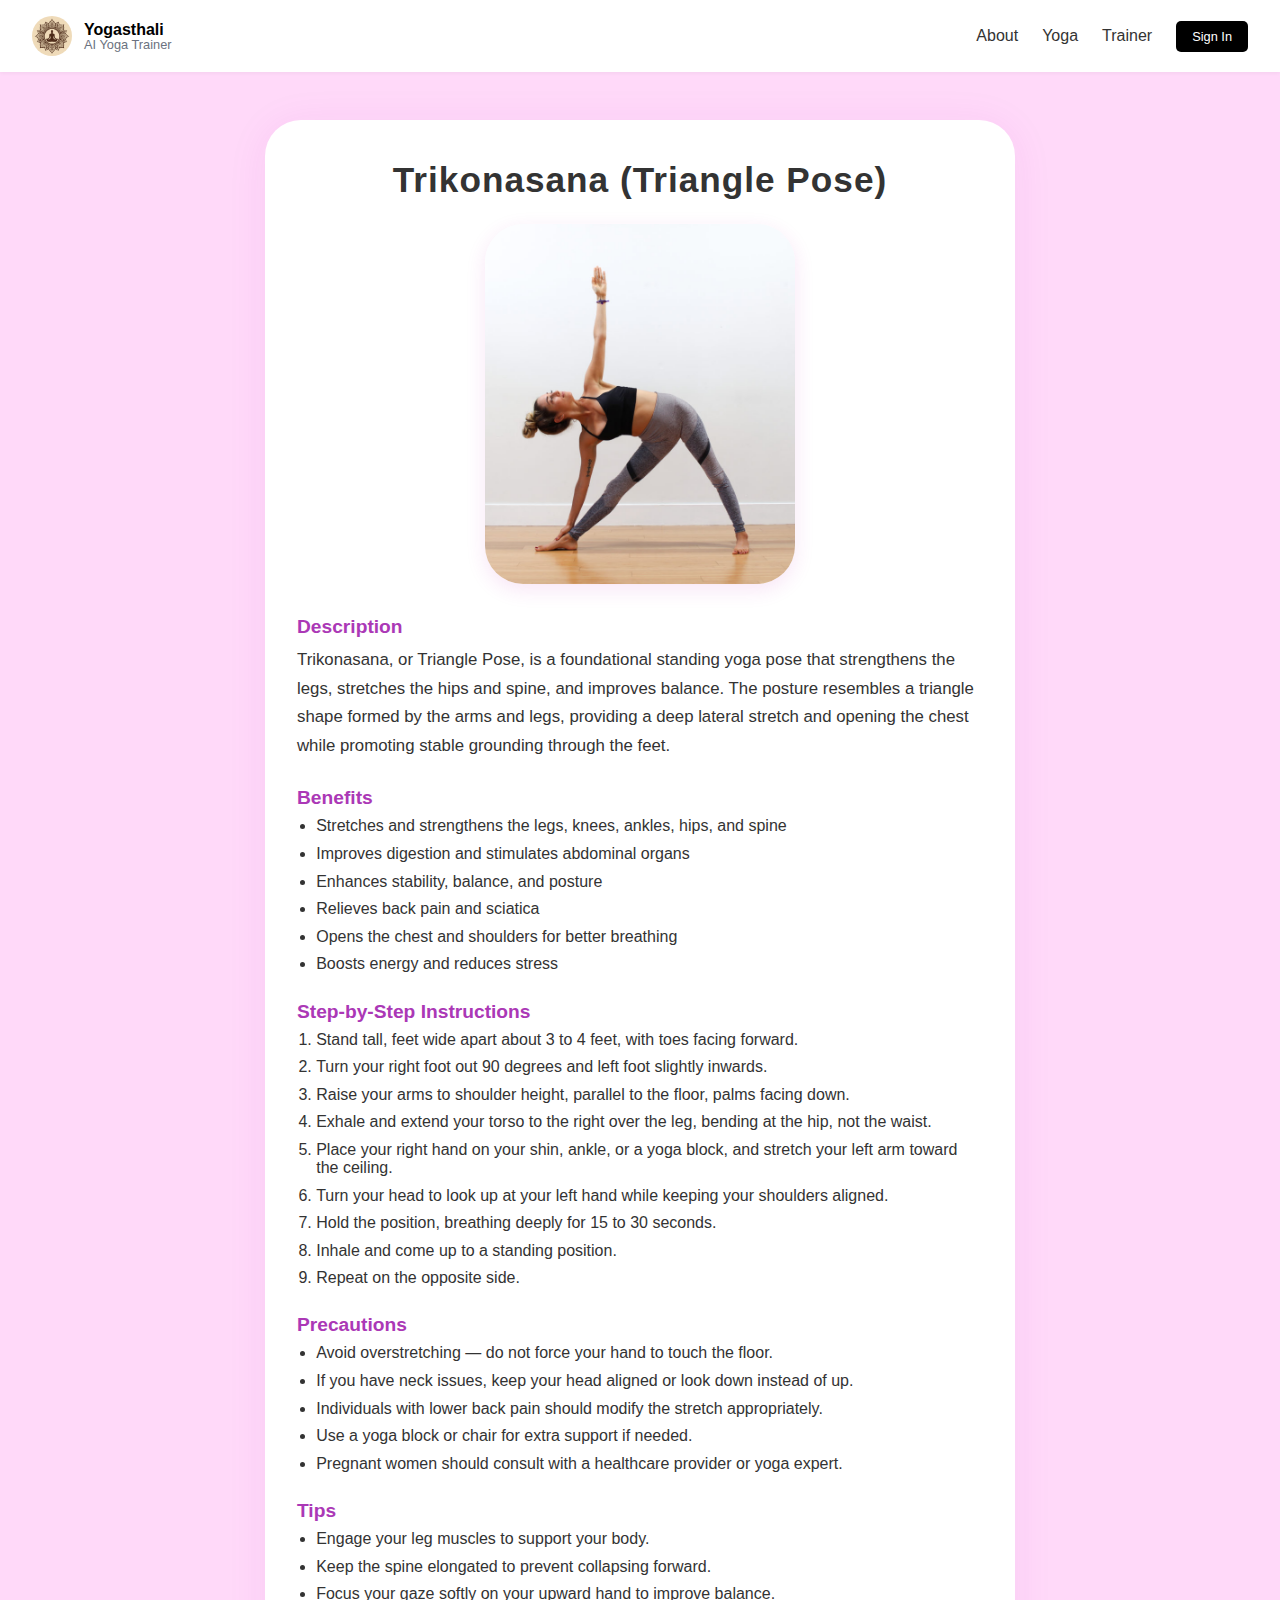
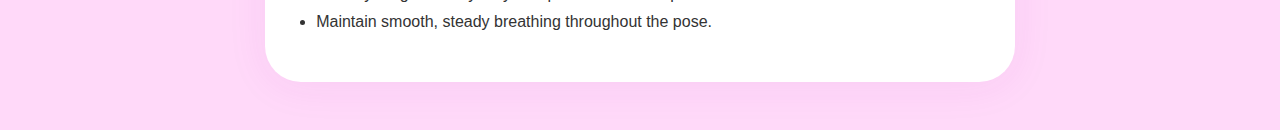
<file: trikonasana.html>
<!DOCTYPE html>
<html lang="en">

<head>
    <meta charset="UTF-8" />
    <meta name="viewport" content="width=device-width, initial-scale=1.0" />
    <title>Trikonasana (Triangle Pose) - Yogasthali</title>
    <link rel="stylesheet" href="Yoga.css" />
    <style>
        header {
            display: flex;
            justify-content: space-between;
            align-items: center;
            padding: 1rem 2rem;
            background: white;
            box-shadow: 0 1px 4px rgba(0, 0, 0, 0.05);
        }

        .logo {
            display: flex;
            align-items: center;
            gap: 0.75rem;
        }

        .logo-circle {
            width: 40px;
            height: 40px;
            background: url(img/Logo.png) no-repeat center center;
            background-size: cover;
            border-radius: 50%;
        }

        .logo-text h1 {
            font-size: 1rem;
            font-weight: 600;
        }

        .logo-text h1>a {
            text-decoration: none;
            color: #000;
        }

        .logo-text p {
            font-size: 0.8rem;
            color: #6b7280;
            margin-top: -2px;
        }

        nav {
            display: flex;
            align-items: center;
            gap: 1.5rem;
        }

        nav a {
            text-decoration: none;
            color: #333;
            font-weight: 500;
            transition: color 0.2s;
        }

        nav a:hover {
            color: #000;
        }

        .signin-btn {
            background: #000;
            color: #fff;
            border: none;
            padding: 0.5rem 1rem;
            font-size: 0.8rem;
            border-radius: 5px;
            cursor: pointer;
            transition: background 0.3s;
        }

        .signin-btn:hover {
            background: #333;
        }

        body {
            background: #ffd9f9;
            font-family: "Inter", Arial, sans-serif;
            margin: 0;
            color: #333;
        }

        .pose-detail-section {
            max-width: 750px;
            background: #fff;
            margin: 3rem auto;
            border-radius: 36px;
            padding: 2.5rem 2rem 2rem 2rem;
            box-shadow: 0 4px 40px rgba(180, 40, 180, 0.08);
        }

        .pose-detail-section h2 {
            font-size: 2.2rem;
            margin-bottom: 0.7rem;
            text-align: center;
            font-weight: 800;
            letter-spacing: 1px;
        }

        .pose-detail-img {
            display: block;
            margin: 1.5rem auto 2rem auto;
            width: 310px;
            height: 360px;
            object-fit: cover;
            border-radius: 38px;
            box-shadow: 0 6px 20px rgba(200, 40, 180, 0.12);
        }

        .pose-detail-section h3 {
            color: #ab38b6;
            font-size: 1.2rem;
            margin-top: 1.7rem;
            margin-bottom: 0.5rem;
            font-weight: 600;
        }

        .pose-detail-section ul,
        .pose-detail-section ol {
            margin-left: 1.2rem;
            margin-bottom: 1.2rem;
        }

        .pose-detail-section li {
            margin-bottom: 0.6rem;
        }

        .pose-detail-section p {
            font-size: 1.05rem;
            line-height: 1.7;
        }

        @media (max-width: 850px) {
            .pose-detail-section {
                margin: 1.4rem 0.2rem;
                padding: 1.2rem 0.3rem;
            }

            .pose-detail-img {
                width: 99%;
                height: 230px;
            }
        }
    </style>
</head>

<body>
    <header>
        <div class="logo">
            <div class="logo-circle"></div>
            <div class="logo-text">
                <h1><a href="index.html">Yogasthali</a></h1>
                <p>AI Yoga Trainer</p>
            </div>
        </div>

        <nav>
            <a href="about.html">About</a>
            <a href="Yoga.html">Yoga</a>
            <a href="trainer.html">Trainer</a>
            <button class="signin-btn">Sign In</button>
        </nav>
    </header>
    <section class="pose-detail-section">
        <h2>Trikonasana (Triangle Pose)</h2>
        <img class="pose-detail-img" src="img\Trikonasana.jpg" alt="Trikonasana Pose" />

        <h3>Description</h3>
        <p>
            Trikonasana, or Triangle Pose, is a foundational standing yoga pose that strengthens the legs, stretches the
            hips and spine, and improves balance.
            The posture resembles a triangle shape formed by the arms and legs, providing a deep lateral stretch and
            opening the chest while promoting stable grounding through the feet.
        </p>

        <h3>Benefits</h3>
        <ul>
            <li>Stretches and strengthens the legs, knees, ankles, hips, and spine</li>
            <li>Improves digestion and stimulates abdominal organs</li>
            <li>Enhances stability, balance, and posture</li>
            <li>Relieves back pain and sciatica</li>
            <li>Opens the chest and shoulders for better breathing</li>
            <li>Boosts energy and reduces stress</li>
        </ul>

        <h3>Step-by-Step Instructions</h3>
        <ol>
            <li>Stand tall, feet wide apart about 3 to 4 feet, with toes facing forward.</li>
            <li>Turn your right foot out 90 degrees and left foot slightly inwards.</li>
            <li>Raise your arms to shoulder height, parallel to the floor, palms facing down.</li>
            <li>Exhale and extend your torso to the right over the leg, bending at the hip, not the waist.</li>
            <li>Place your right hand on your shin, ankle, or a yoga block, and stretch your left arm toward the
                ceiling.</li>
            <li>Turn your head to look up at your left hand while keeping your shoulders aligned.</li>
            <li>Hold the position, breathing deeply for 15 to 30 seconds.</li>
            <li>Inhale and come up to a standing position.</li>
            <li>Repeat on the opposite side.</li>
        </ol>

        <h3>Precautions</h3>
        <ul>
            <li>Avoid overstretching — do not force your hand to touch the floor.</li>
            <li>If you have neck issues, keep your head aligned or look down instead of up.</li>
            <li>Individuals with lower back pain should modify the stretch appropriately.</li>
            <li>Use a yoga block or chair for extra support if needed.</li>
            <li>Pregnant women should consult with a healthcare provider or yoga expert.</li>
        </ul>

        <h3>Tips</h3>
        <ul>
            <li>Engage your leg muscles to support your body.</li>
            <li>Keep the spine elongated to prevent collapsing forward.</li>
            <li>Focus your gaze softly on your upward hand to improve balance.</li>
            <li>Maintain smooth, steady breathing throughout the pose.</li>
        </ul>
    </section>
</body>

</html>
</file>
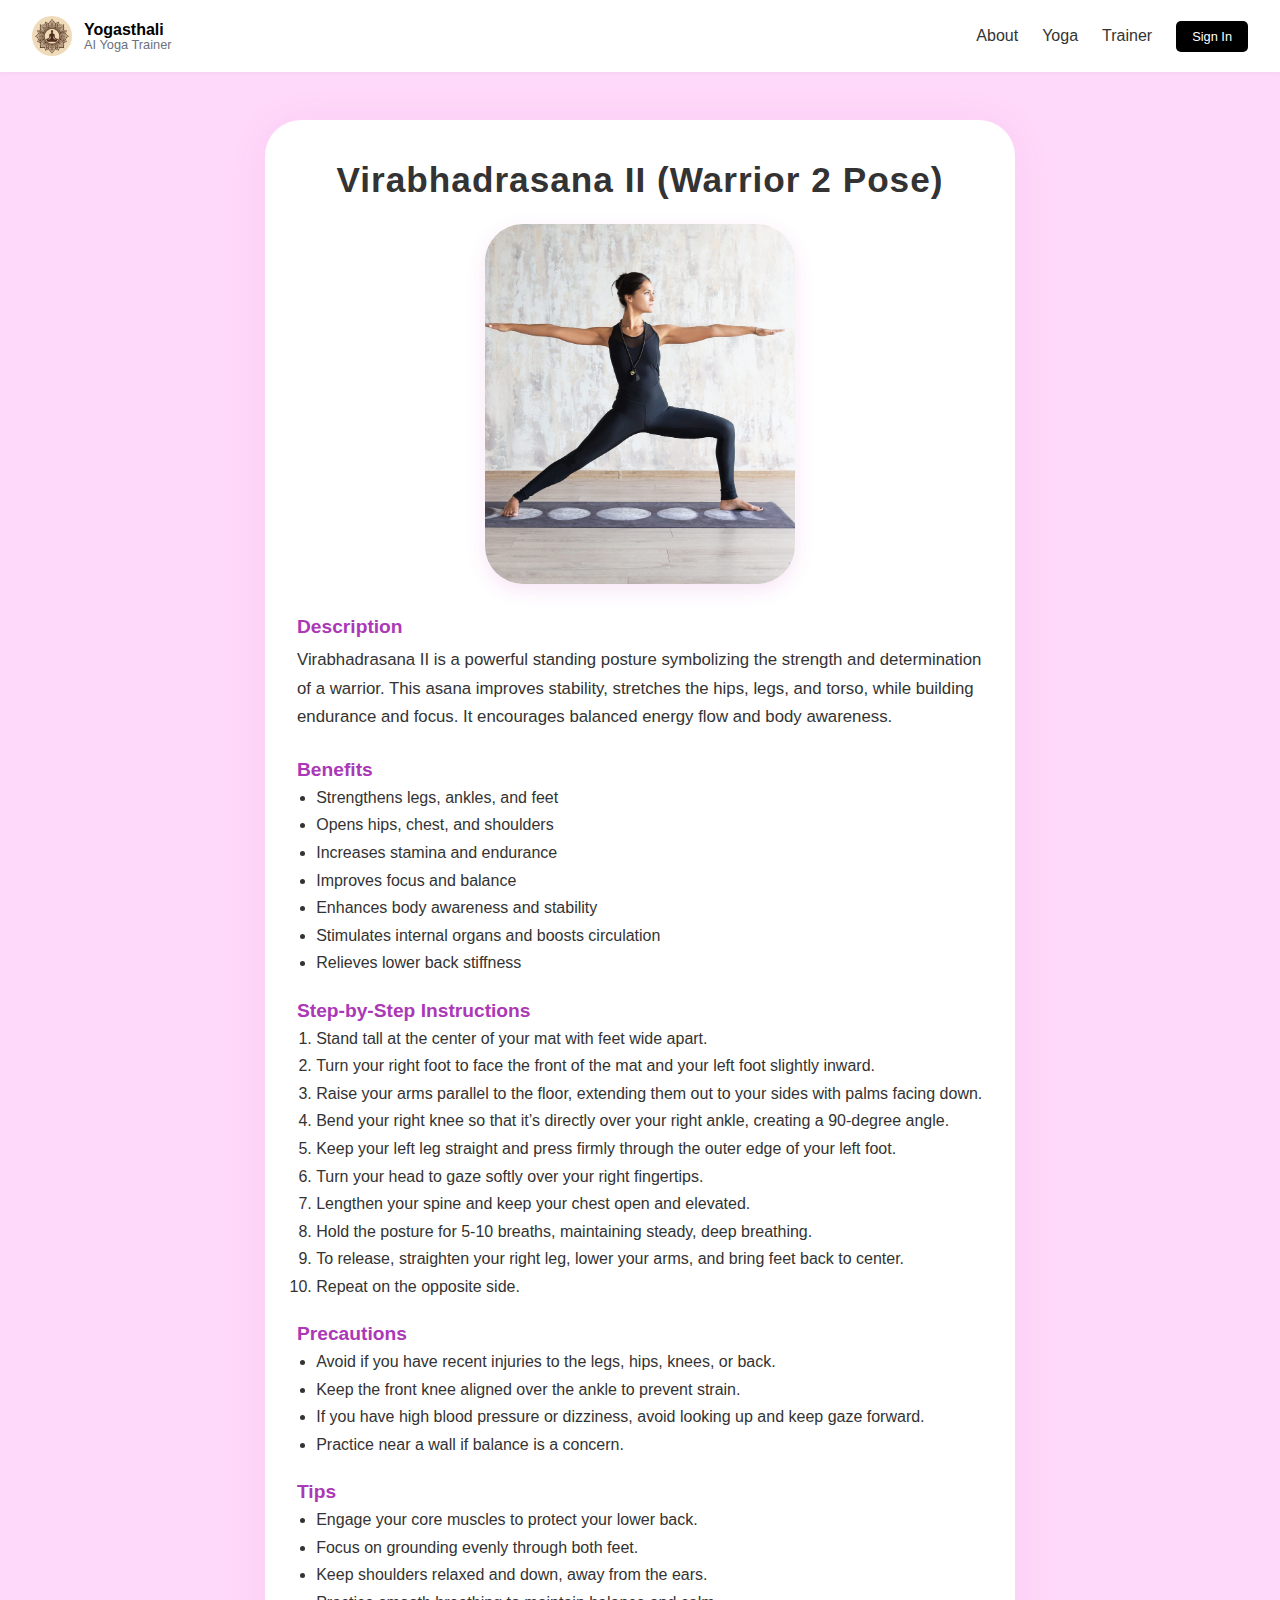
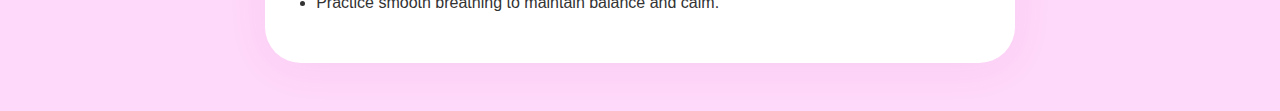
<file: virabhadrasana II.html>
<!DOCTYPE html>
<html lang="en">

<head>
    <meta charset="UTF-8" />
    <meta name="viewport" content="width=device-width, initial-scale=1.0" />
    <title>Virabhadrasana II (Warrior 2 Pose) - Yogasthali</title>
    <link rel="stylesheet" href="Yoga.css" />
    <style>
         header {
            display: flex;
            justify-content: space-between;
            align-items: center;
            padding: 1rem 2rem;
            background: white;
            box-shadow: 0 1px 4px rgba(0, 0, 0, 0.05);
        }

        .logo {
            display: flex;
            align-items: center;
            gap: 0.75rem;
        }

        .logo-circle {
            width: 40px;
            height: 40px;
            background: url(img/Logo.png) no-repeat center center;
            background-size: cover;
            border-radius: 50%;
        }

        .logo-text h1 {
            font-size: 1rem;
            font-weight: 600;
        }

        .logo-text h1>a {
            text-decoration: none;
            color: #000;
        }

        .logo-text p {
            font-size: 0.8rem;
            color: #6b7280;
            margin-top: -2px;
        }

        nav {
            display: flex;
            align-items: center;
            gap: 1.5rem;
        }

        nav a {
            text-decoration: none;
            color: #333;
            font-weight: 500;
            transition: color 0.2s;
        }

        nav a:hover {
            color: #000;
        }

        .signin-btn {
            background: #000;
            color: #fff;
            border: none;
            padding: 0.5rem 1rem;
            font-size: 0.8rem;
            border-radius: 5px;
            cursor: pointer;
            transition: background 0.3s;
        }

        .signin-btn:hover {
            background: #333;
        }
        body {
            background: #ffd9f9;
            font-family: "Inter", Arial, sans-serif;
            margin: 0;
            color: #333;
        }

        .pose-detail-section {
            max-width: 750px;
            background: #fff;
            margin: 3rem auto;
            border-radius: 36px;
            padding: 2.5rem 2rem 2rem 2rem;
            box-shadow: 0 4px 40px rgba(180, 40, 180, 0.08);
        }

        .pose-detail-section h2 {
            font-size: 2.2rem;
            margin-bottom: 0.7rem;
            text-align: center;
            font-weight: 800;
            letter-spacing: 1px;
        }

        .pose-detail-img {
            display: block;
            margin: 1.5rem auto 2rem auto;
            width: 310px;
            height: 360px;
            object-fit: cover;
            border-radius: 38px;
            box-shadow: 0 6px 20px rgba(200, 40, 180, 0.12);
        }

        .pose-detail-section h3 {
            color: #ab38b6;
            font-size: 1.2rem;
            margin-top: 1.7rem;
            margin-bottom: 0.5rem;
            font-weight: 600;
        }

        .pose-detail-section ul,
        .pose-detail-section ol {
            margin-left: 1.2rem;
            margin-bottom: 1.2rem;
        }

        .pose-detail-section li {
            margin-bottom: 0.6rem;
        }

        .pose-detail-section p {
            font-size: 1.05rem;
            line-height: 1.7;
        }

        @media (max-width: 850px) {
            .pose-detail-section {
                margin: 1.4rem 0.2rem;
                padding: 1.2rem 0.3rem;
            }

            .pose-detail-img {
                width: 99%;
                height: 230px;
            }
        }
    </style>
</head>

<body>
     <header>
        <div class="logo">
            <div class="logo-circle"></div>
            <div class="logo-text">
                <h1><a href="index.html">Yogasthali</a></h1>
                <p>AI Yoga Trainer</p>
            </div>
        </div>

        <nav>
            <a href="about.html">About</a>
            <a href="Yoga.html">Yoga</a>
            <a href="trainer.html">Trainer</a>
            <button class="signin-btn">Sign In</button>
        </nav>
    </header>
    <section class="pose-detail-section">
        <h2>Virabhadrasana II (Warrior 2 Pose)</h2>
        <img class="pose-detail-img" src="img\Virabhadrasana II.jpg" alt="Virabhadrasana II Pose" />

        <h3>Description</h3>
        <p>
            Virabhadrasana II is a powerful standing posture symbolizing the strength and determination of a warrior.
            This asana improves stability, stretches the hips, legs, and torso, while building endurance and focus.
            It encourages balanced energy flow and body awareness.
        </p>

        <h3>Benefits</h3>
        <ul>
            <li>Strengthens legs, ankles, and feet</li>
            <li>Opens hips, chest, and shoulders</li>
            <li>Increases stamina and endurance</li>
            <li>Improves focus and balance</li>
            <li>Enhances body awareness and stability</li>
            <li>Stimulates internal organs and boosts circulation</li>
            <li>Relieves lower back stiffness</li>
        </ul>

        <h3>Step-by-Step Instructions</h3>
        <ol>
            <li>Stand tall at the center of your mat with feet wide apart.</li>
            <li>Turn your right foot to face the front of the mat and your left foot slightly inward.</li>
            <li>Raise your arms parallel to the floor, extending them out to your sides with palms facing down.</li>
            <li>Bend your right knee so that it’s directly over your right ankle, creating a 90-degree angle.</li>
            <li>Keep your left leg straight and press firmly through the outer edge of your left foot.</li>
            <li>Turn your head to gaze softly over your right fingertips.</li>
            <li>Lengthen your spine and keep your chest open and elevated.</li>
            <li>Hold the posture for 5-10 breaths, maintaining steady, deep breathing.</li>
            <li>To release, straighten your right leg, lower your arms, and bring feet back to center.</li>
            <li>Repeat on the opposite side.</li>
        </ol>

        <h3>Precautions</h3>
        <ul>
            <li>Avoid if you have recent injuries to the legs, hips, knees, or back.</li>
            <li>Keep the front knee aligned over the ankle to prevent strain.</li>
            <li>If you have high blood pressure or dizziness, avoid looking up and keep gaze forward.</li>
            <li>Practice near a wall if balance is a concern.</li>
        </ul>

        <h3>Tips</h3>
        <ul>
            <li>Engage your core muscles to protect your lower back.</li>
            <li>Focus on grounding evenly through both feet.</li>
            <li>Keep shoulders relaxed and down, away from the ears.</li>
            <li>Practice smooth breathing to maintain balance and calm.</li>
        </ul>
    </section>
</body>

</html>
</file>
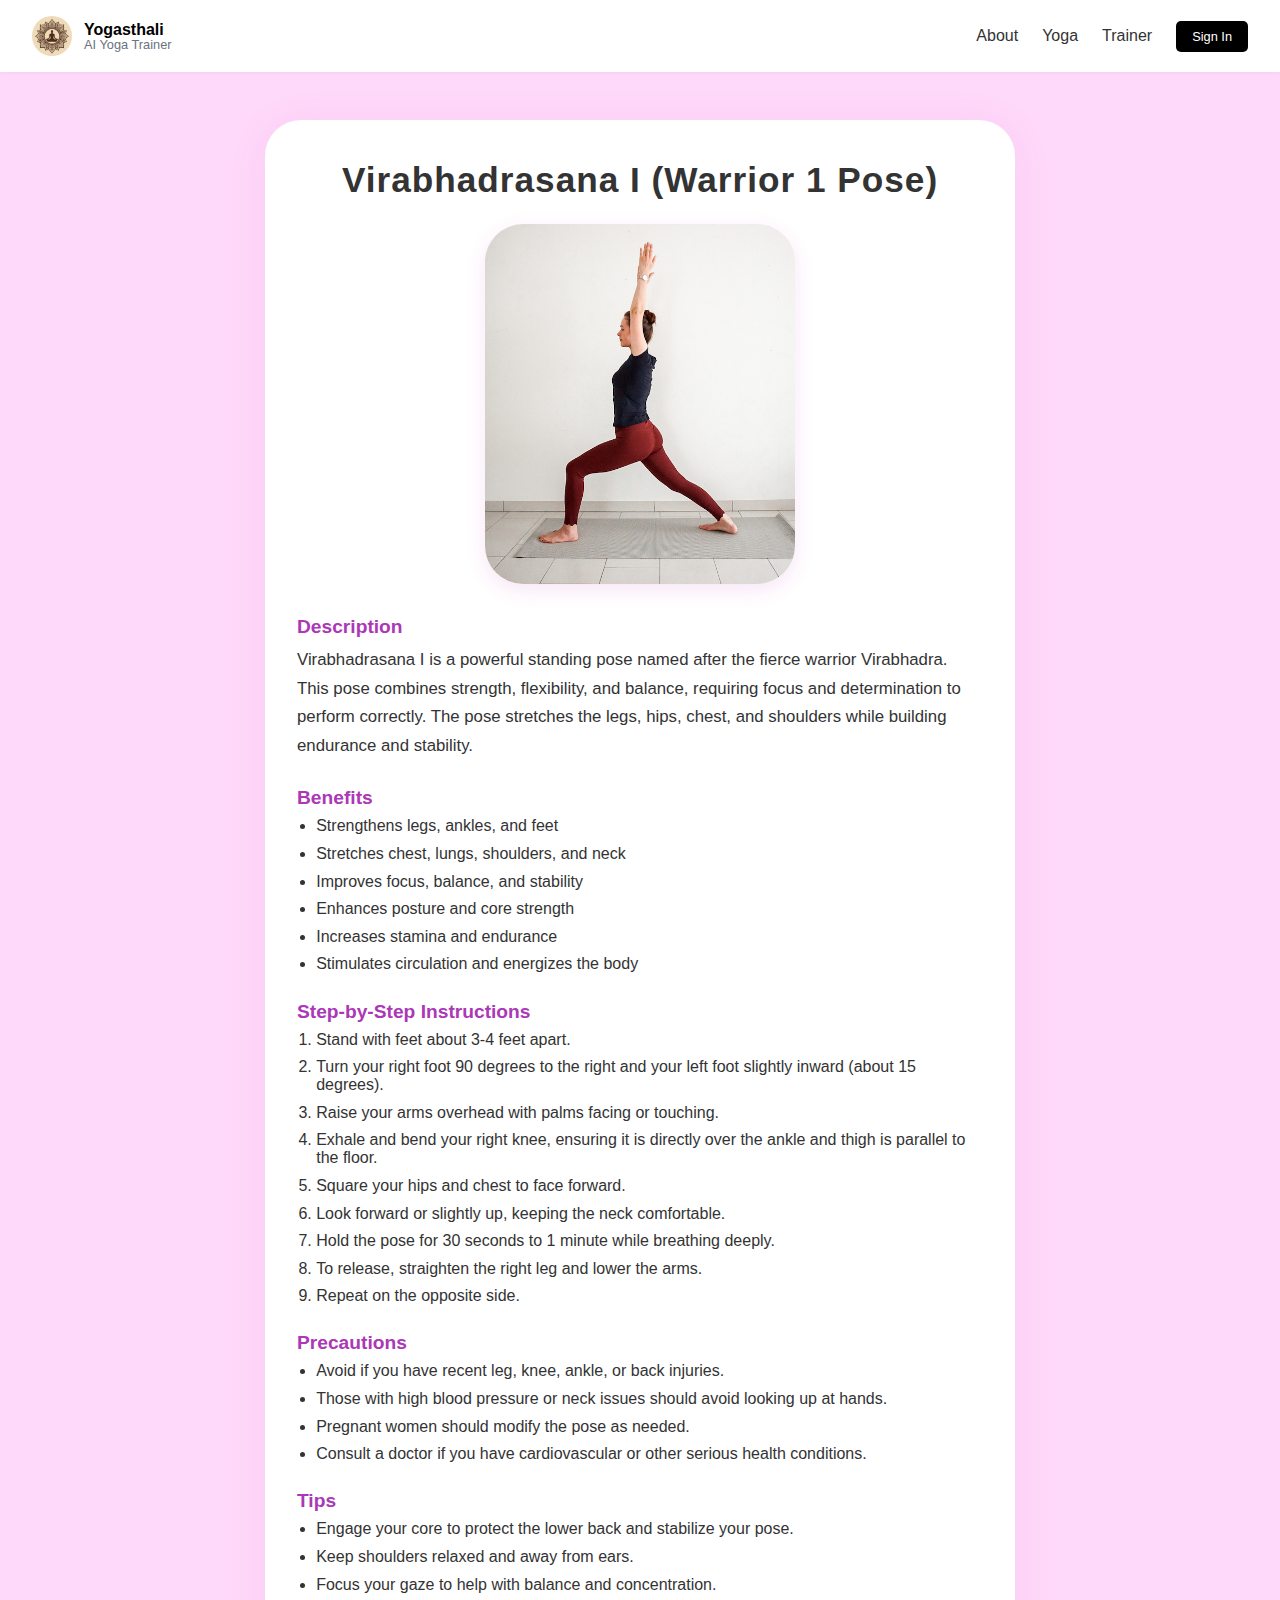
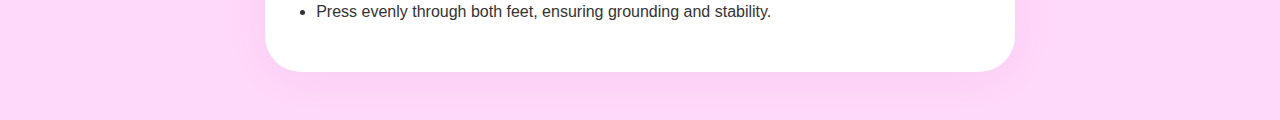
<file: virabhadrasana.html>
<!DOCTYPE html>
<html lang="en">

<head>
    <meta charset="UTF-8" />
    <meta name="viewport" content="width=device-width, initial-scale=1.0" />
    <title>Virabhadrasana I (Warrior 1 Pose) - Yogasthali</title>
    <link rel="stylesheet" href="Yoga.css" />
    <style>
         header {
            display: flex;
            justify-content: space-between;
            align-items: center;
            padding: 1rem 2rem;
            background: white;
            box-shadow: 0 1px 4px rgba(0, 0, 0, 0.05);
        }

        .logo {
            display: flex;
            align-items: center;
            gap: 0.75rem;
        }

        .logo-circle {
            width: 40px;
            height: 40px;
            background: url(img/Logo.png) no-repeat center center;
            background-size: cover;
            border-radius: 50%;
        }

        .logo-text h1 {
            font-size: 1rem;
            font-weight: 600;
        }

        .logo-text h1>a {
            text-decoration: none;
            color: #000;
        }

        .logo-text p {
            font-size: 0.8rem;
            color: #6b7280;
            margin-top: -2px;
        }

        nav {
            display: flex;
            align-items: center;
            gap: 1.5rem;
        }

        nav a {
            text-decoration: none;
            color: #333;
            font-weight: 500;
            transition: color 0.2s;
        }

        nav a:hover {
            color: #000;
        }

        .signin-btn {
            background: #000;
            color: #fff;
            border: none;
            padding: 0.5rem 1rem;
            font-size: 0.8rem;
            border-radius: 5px;
            cursor: pointer;
            transition: background 0.3s;
        }

        .signin-btn:hover {
            background: #333;
        }
        body {
            background: #ffd9f9;
            font-family: "Inter", Arial, sans-serif;
            margin: 0;
            color: #333;
        }

        .pose-detail-section {
            max-width: 750px;
            background: #fff;
            margin: 3rem auto;
            border-radius: 36px;
            padding: 2.5rem 2rem 2rem 2rem;
            box-shadow: 0 4px 40px rgba(180, 40, 180, 0.08);
        }

        .pose-detail-section h2 {
            font-size: 2.2rem;
            margin-bottom: 0.7rem;
            text-align: center;
            font-weight: 800;
            letter-spacing: 1px;
        }

        .pose-detail-img {
            display: block;
            margin: 1.5rem auto 2rem auto;
            width: 310px;
            height: 360px;
            object-fit: cover;
            border-radius: 38px;
            box-shadow: 0 6px 20px rgba(200, 40, 180, 0.12);
        }

        .pose-detail-section h3 {
            color: #ab38b6;
            font-size: 1.2rem;
            margin-top: 1.7rem;
            margin-bottom: 0.5rem;
            font-weight: 600;
        }

        .pose-detail-section ul,
        .pose-detail-section ol {
            margin-left: 1.2rem;
            margin-bottom: 1.2rem;
        }

        .pose-detail-section li {
            margin-bottom: 0.6rem;
        }

        .pose-detail-section p {
            font-size: 1.05rem;
            line-height: 1.7;
        }

        @media (max-width: 850px) {
            .pose-detail-section {
                margin: 1.4rem 0.2rem;
                padding: 1.2rem 0.3rem;
            }

            .pose-detail-img {
                width: 99%;
                height: 230px;
            }
        }
    </style>
</head>

<body>
     <header>
        <div class="logo">
            <div class="logo-circle"></div>
            <div class="logo-text">
                <h1><a href="index.html">Yogasthali</a></h1>
                <p>AI Yoga Trainer</p>
            </div>
        </div>

        <nav>
            <a href="about.html">About</a>
            <a href="Yoga.html">Yoga</a>
            <a href="trainer.html">Trainer</a>
            <button class="signin-btn">Sign In</button>
        </nav>
    </header>
    <section class="pose-detail-section">
        <h2>Virabhadrasana I (Warrior 1 Pose)</h2>
        <img class="pose-detail-img" src="img\Virabhadrasana I.jpg" alt="Virabhadrasana I Pose" />

        <h3>Description</h3>
        <p>
            Virabhadrasana I is a powerful standing pose named after the fierce warrior Virabhadra.
            This pose combines strength, flexibility, and balance, requiring focus and determination to perform
            correctly.
            The pose stretches the legs, hips, chest, and shoulders while building endurance and stability.
        </p>

        <h3>Benefits</h3>
        <ul>
            <li>Strengthens legs, ankles, and feet</li>
            <li>Stretches chest, lungs, shoulders, and neck</li>
            <li>Improves focus, balance, and stability</li>
            <li>Enhances posture and core strength</li>
            <li>Increases stamina and endurance</li>
            <li>Stimulates circulation and energizes the body</li>
        </ul>

        <h3>Step-by-Step Instructions</h3>
        <ol>
            <li>Stand with feet about 3-4 feet apart.</li>
            <li>Turn your right foot 90 degrees to the right and your left foot slightly inward (about 15 degrees).</li>
            <li>Raise your arms overhead with palms facing or touching.</li>
            <li>Exhale and bend your right knee, ensuring it is directly over the ankle and thigh is parallel to the
                floor.</li>
            <li>Square your hips and chest to face forward.</li>
            <li>Look forward or slightly up, keeping the neck comfortable.</li>
            <li>Hold the pose for 30 seconds to 1 minute while breathing deeply.</li>
            <li>To release, straighten the right leg and lower the arms.</li>
            <li>Repeat on the opposite side.</li>
        </ol>

        <h3>Precautions</h3>
        <ul>
            <li>Avoid if you have recent leg, knee, ankle, or back injuries.</li>
            <li>Those with high blood pressure or neck issues should avoid looking up at hands.</li>
            <li>Pregnant women should modify the pose as needed.</li>
            <li>Consult a doctor if you have cardiovascular or other serious health conditions.</li>
        </ul>

        <h3>Tips</h3>
        <ul>
            <li>Engage your core to protect the lower back and stabilize your pose.</li>
            <li>Keep shoulders relaxed and away from ears.</li>
            <li>Focus your gaze to help with balance and concentration.</li>
            <li>Press evenly through both feet, ensuring grounding and stability.</li>
        </ul>
    </section>
</body>

</html>
</file>
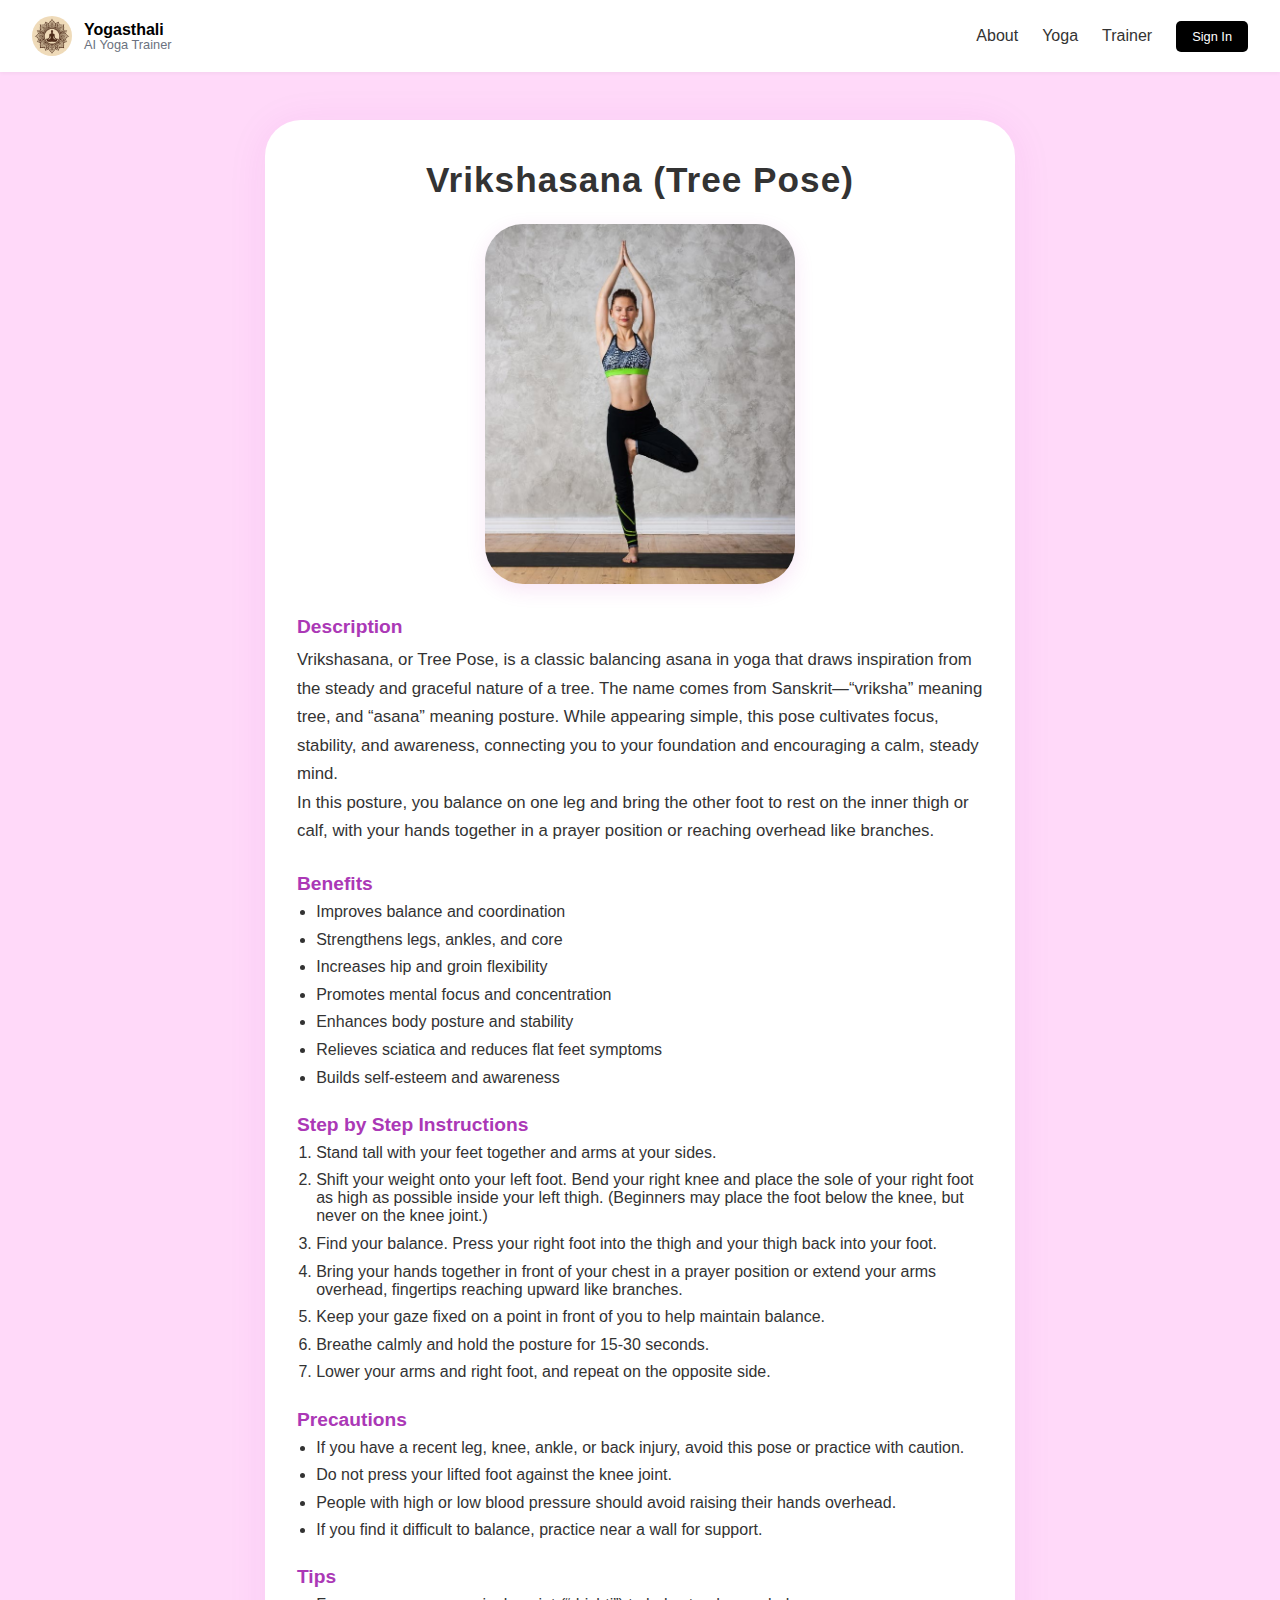
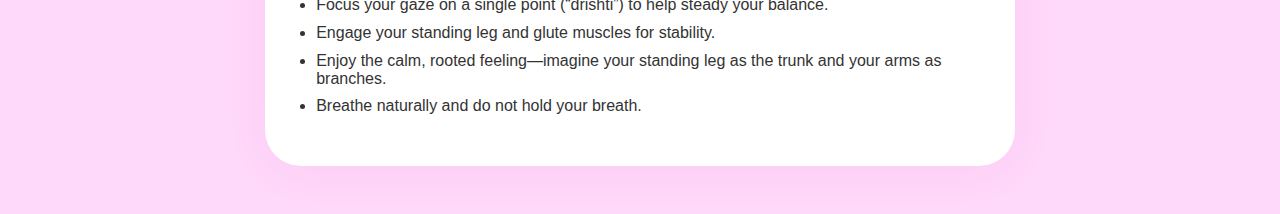
<file: vrikshasana.html>
<!DOCTYPE html>
<html lang="en">

<head>
    <meta charset="UTF-8" />
    <meta name="viewport" content="width=device-width, initial-scale=1.0" />
    <title>Vrikshasana (Tree Pose) - Yogasthali</title>
    <link rel="stylesheet" href="Yoga.css" />
    <style>
         header {
            display: flex;
            justify-content: space-between;
            align-items: center;
            padding: 1rem 2rem;
            background: white;
            box-shadow: 0 1px 4px rgba(0, 0, 0, 0.05);
        }

        .logo {
            display: flex;
            align-items: center;
            gap: 0.75rem;
        }

        .logo-circle {
            width: 40px;
            height: 40px;
            background: url(img/Logo.png) no-repeat center center;
            background-size: cover;
            border-radius: 50%;
        }

        .logo-text h1 {
            font-size: 1rem;
            font-weight: 600;
        }

        .logo-text h1>a {
            text-decoration: none;
            color: #000;
        }

        .logo-text p {
            font-size: 0.8rem;
            color: #6b7280;
            margin-top: -2px;
        }

        nav {
            display: flex;
            align-items: center;
            gap: 1.5rem;
        }

        nav a {
            text-decoration: none;
            color: #333;
            font-weight: 500;
            transition: color 0.2s;
        }

        nav a:hover {
            color: #000;
        }

        .signin-btn {
            background: #000;
            color: #fff;
            border: none;
            padding: 0.5rem 1rem;
            font-size: 0.8rem;
            border-radius: 5px;
            cursor: pointer;
            transition: background 0.3s;
        }

        .signin-btn:hover {
            background: #333;
        }
        body {
            background: #ffd9f9;
            font-family: "Inter", Arial, sans-serif;
            margin: 0;
            color: #333;
        }

        .pose-detail-section {
            max-width: 750px;
            background: #fff;
            margin: 3rem auto;
            border-radius: 36px;
            padding: 2.5rem 2rem 2rem 2rem;
            box-shadow: 0 4px 40px rgba(180, 40, 180, 0.08);
        }

        .pose-detail-section h2 {
            font-size: 2.2rem;
            margin-bottom: 0.7rem;
            text-align: center;
            font-weight: 800;
            letter-spacing: 1px;
        }

        .pose-detail-img {
            display: block;
            margin: 1.5rem auto 2rem auto;
            width: 310px;
            height: 360px;
            object-fit: cover;
            border-radius: 38px;
            box-shadow: 0 6px 20px rgba(200, 40, 180, 0.12);
        }

        .pose-detail-section h3 {
            color: #ab38b6;
            font-size: 1.2rem;
            margin-top: 1.7rem;
            margin-bottom: 0.5rem;
            font-weight: 600;
        }

        .pose-detail-section ul,
        .pose-detail-section ol {
            margin-left: 1.2rem;
            margin-bottom: 1.2rem;
        }

        .pose-detail-section li {
            margin-bottom: 0.6rem;
        }

        .pose-detail-section p {
            font-size: 1.05rem;
            line-height: 1.7;
        }

        @media (max-width: 850px) {
            .pose-detail-section {
                margin: 1.4rem 0.2rem;
                padding: 1.2rem 0.3rem;
            }

            .pose-detail-img {
                width: 99%;
                height: 230px;
            }
        }
    </style>
</head>

<body>
     <header>
        <div class="logo">
            <div class="logo-circle"></div>
            <div class="logo-text">
                <h1><a href="index.html">Yogasthali</a></h1>
                <p>AI Yoga Trainer</p>
            </div>
        </div>

        <nav>
            <a href="about.html">About</a>
            <a href="Yoga.html">Yoga</a>
            <a href="trainer.html">Trainer</a>
            <button class="signin-btn">Sign In</button>
        </nav>
    </header>
    <section class="pose-detail-section">
        <h2>Vrikshasana (Tree Pose)</h2>
        <img class="pose-detail-img" src="img/Vrikshasana.jpg" alt="Vrikshasana Pose" />

        <h3>Description</h3>
        <p>
            Vrikshasana, or Tree Pose, is a classic balancing asana in yoga that draws inspiration from the steady and
            graceful nature of a tree. The name comes from Sanskrit—“vriksha” meaning tree, and “asana” meaning posture.
            While appearing simple, this pose cultivates focus, stability, and awareness, connecting you to your
            foundation and encouraging a calm, steady mind.<br>
            In this posture, you balance on one leg and bring the other foot to rest on the inner thigh or calf, with
            your hands together in a prayer position or reaching overhead like branches.<br>
        </p>

        <h3>Benefits</h3>
        <ul>
            <li>Improves balance and coordination</li>
            <li>Strengthens legs, ankles, and core</li>
            <li>Increases hip and groin flexibility</li>
            <li>Promotes mental focus and concentration</li>
            <li>Enhances body posture and stability</li>
            <li>Relieves sciatica and reduces flat feet symptoms</li>
            <li>Builds self-esteem and awareness</li>
        </ul>

        <h3>Step by Step Instructions</h3>
        <ol>
            <li>Stand tall with your feet together and arms at your sides.</li>
            <li>Shift your weight onto your left foot. Bend your right knee and place the sole of your right foot as
                high as possible inside your left thigh. (Beginners may place the foot below the knee, but never on the
                knee joint.)</li>
            <li>Find your balance. Press your right foot into the thigh and your thigh back into your foot.</li>
            <li>Bring your hands together in front of your chest in a prayer position or extend your arms overhead,
                fingertips reaching upward like branches.</li>
            <li>Keep your gaze fixed on a point in front of you to help maintain balance.</li>
            <li>Breathe calmly and hold the posture for 15-30 seconds.</li>
            <li>Lower your arms and right foot, and repeat on the opposite side.</li>
        </ol>

        <h3>Precautions</h3>
        <ul>
            <li>If you have a recent leg, knee, ankle, or back injury, avoid this pose or practice with caution.</li>
            <li>Do not press your lifted foot against the knee joint.</li>
            <li>People with high or low blood pressure should avoid raising their hands overhead.</li>
            <li>If you find it difficult to balance, practice near a wall for support.</li>
        </ul>

        <h3>Tips</h3>
        <ul>
            <li>Focus your gaze on a single point (“drishti”) to help steady your balance.</li>
            <li>Engage your standing leg and glute muscles for stability.</li>
            <li>Enjoy the calm, rooted feeling—imagine your standing leg as the trunk and your arms as branches.</li>
            <li>Breathe naturally and do not hold your breath.</li>
        </ul>
    </section>
</body>

</html>
</file>
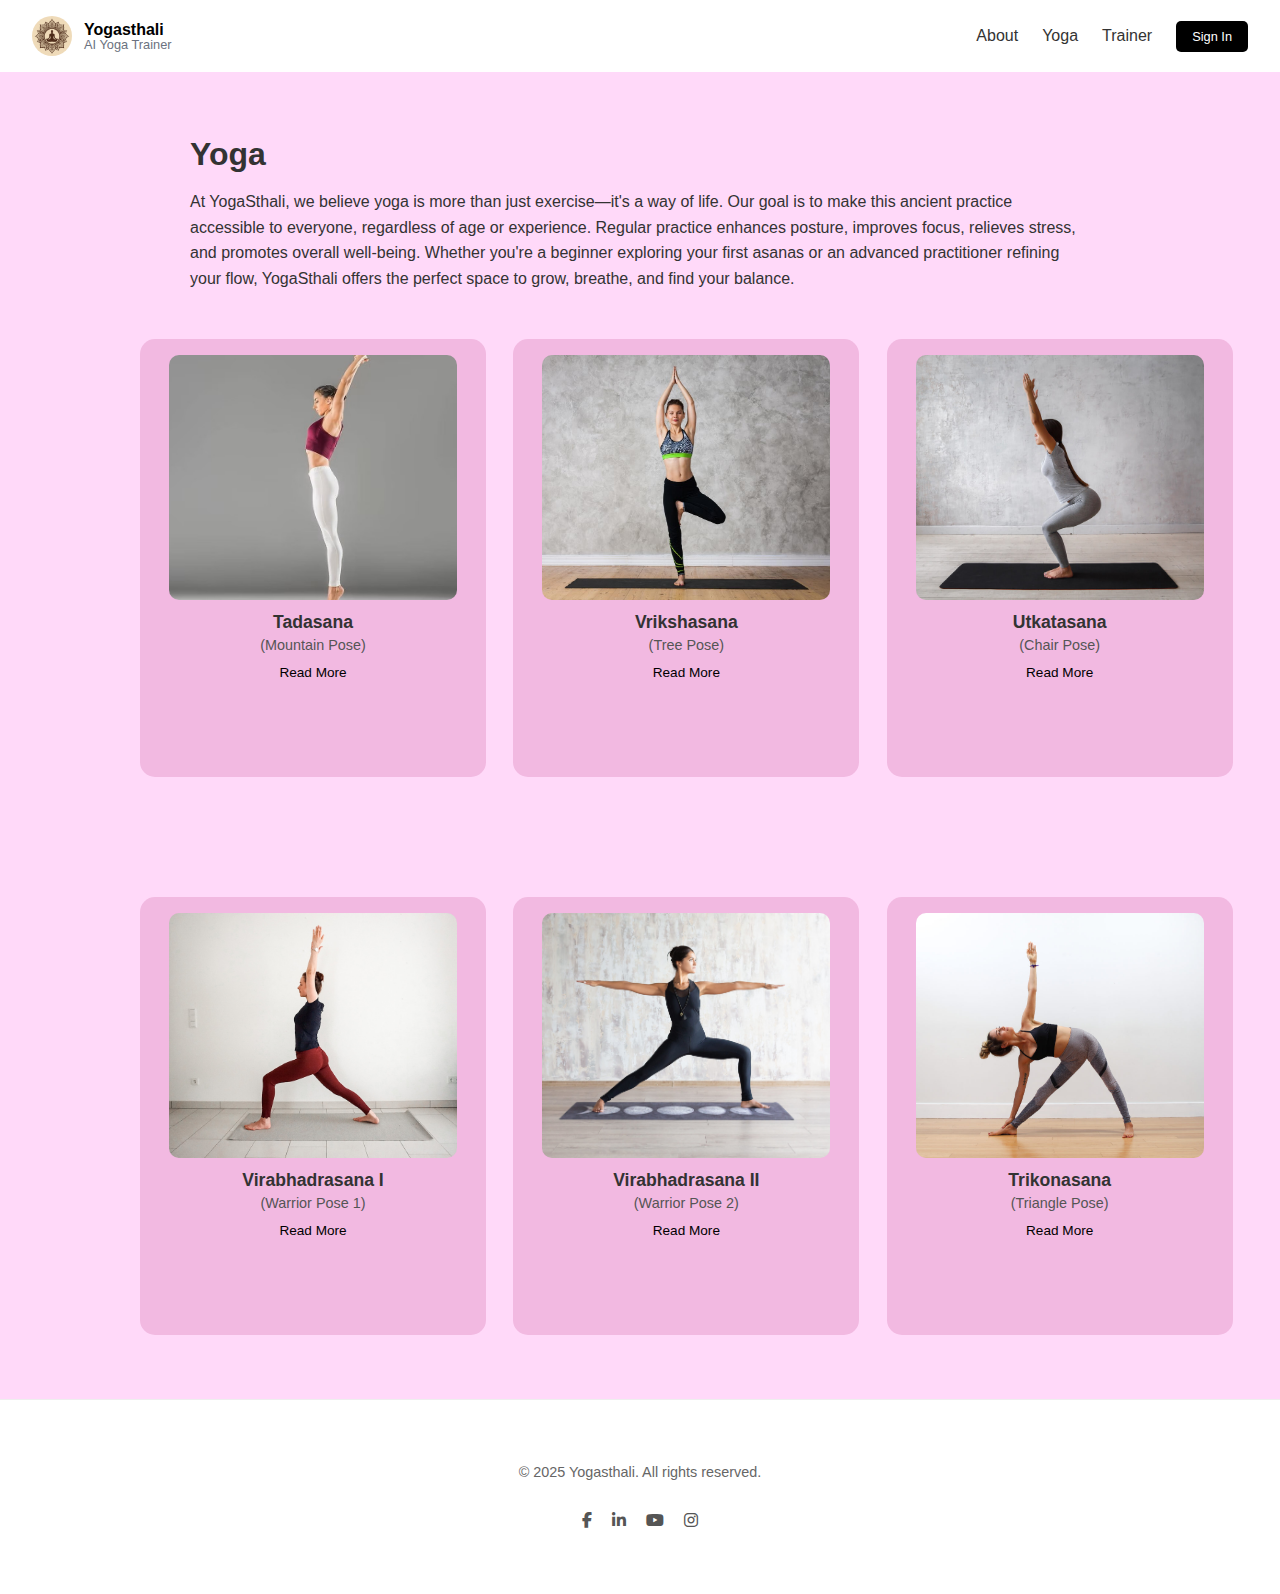
<file: Yoga.html>
<!DOCTYPE html>
<html lang="en">

<head>
  <meta charset="UTF-8" />
  <meta name="viewport" content="width=device-width, initial-scale=1.0" />
  <title>Yoga - Yogasthali</title>
  <link rel="stylesheet" href="Yoga.css" />
  <link rel="stylesheet" href="https://cdnjs.cloudflare.com/ajax/libs/font-awesome/6.5.0/css/all.min.css" />
</head>

<body>
  <!-- Navbar -->
  <header>
    <div class="logo">
      <div class="logo-circle"></div>
      <div class="logo-text">
        <h1><a href="index.html">Yogasthali</a></h1>
        <p>AI Yoga Trainer</p>
      </div>
    </div>

    <nav>
      <a href="about.html">About</a>
      <a href="yoga.html">Yoga</a>
      <a href="trainer.html">Trainer</a>
      <button class="signin-btn">Sign In</button>
    </nav>
  </header>

  <!-- Yoga Section -->
  <section class="yoga-section">
    <div class="yoga-intro">
      <h2>Yoga</h2>
      <p>
        At YogaSthali, we believe yoga is more than just exercise—it's a way
        of life. Our goal is to make this ancient practice accessible to
        everyone, regardless of age or experience. Regular practice enhances
        posture, improves focus, relieves stress, and promotes overall
        well-being. Whether you're a beginner exploring your first asanas or
        an advanced practitioner refining your flow, YogaSthali offers the
        perfect space to grow, breathe, and find your balance.
      </p>
    </div>

    <div class="pose-grid">
      <div class="pose-card">
        <img src="img/Tadasana.jpeg" alt="Tadasana Pose" />
        <h3>Tadasana</h3>
        <p>(Mountain Pose)</p>
        <a href="tadasana.html" class="read-more">Read More</a>
      </div>



      <div class="pose-card">
        <img src="img/Vrikshasana.jpg" alt="Vrikshasana Pose" />
        <h3>Vrikshasana</h3>
        <p>(Tree Pose)</p>
        <a href="vrikshasana.html" class="read-more">Read More</a>

      </div>


      <div class="pose-card">
        <img src="img\utkatasana.jpg" alt="Utkatasana Pose" />
        <h3>Utkatasana</h3>
        <p>(Chair Pose)</p>
        <a href="utkatasana.html" class="read-more">Read More</a>
      </div>



      <div class="pose-card">
        <img src="img\Virabhadrasana I.jpg" alt="Virabhadrasana I" />
        <h3>Virabhadrasana I</h3>
        <p>(Warrior Pose 1)</p>
        <a href="virabhadrasana.html" class="read-more">Read More</a>
      </div>


      <div class="pose-card">
        <img src="img\Virabhadrasana II.jpg" alt="Virabhadrasana II" />
        <h3>Virabhadrasana II</h3>
        <p>(Warrior Pose 2)</p>
        <a href="virabhadrasana II.html" class="read-more">Read More</a>
      </div>

      <div class="pose-card">
        <img src="img\Trikonasana.jpg" alt="Trikonasana" />
        <h3>Trikonasana</h3>
        <p>(Triangle Pose)</p>
        <a href="trikonasana.html" class="read-more">Read More</a>
      </div>








      <!-- Placeholder empty cards -->
      <!-- <div class="pose-card empty"></div>
      <div class="pose-card empty"></div>
      <div class="pose-card empty"></div>
      <div class="pose-card empty"></div>
      <div class="pose-card empty"></div>
    </div> -->
  </section>

  <!-- Footer -->
  <footer>
    <p>© 2025 Yogasthali. All rights reserved.</p>
    <div class="social-icons">
      <a href="#"><i class="fab fa-facebook-f"></i></a>
      <a href="#"><i class="fab fa-linkedin-in"></i></a>
      <a href="#"><i class="fab fa-youtube"></i></a>
      <a href="#"><i class="fab fa-instagram"></i></a>
    </div>
  </footer>
</body>

</html>
</file>
<file: index.css>
* {
        margin: 0;
        padding: 0;
        box-sizing: border-box;
 }

      body {
        font-family: "Inter", Arial, sans-serif;
        color: #000;
        background-color: #fff;
        display: flex;
        flex-direction: column;
        min-height: 100vh;
      }

      /* Navbar */
      header {
        display: flex;
        justify-content: space-between;
        align-items: center;
        padding: 1rem 2rem;
        background: white;
        box-shadow: 0 1px 4px rgba(0, 0, 0, 0.05);
      }

      .logo {
        display: flex;
        align-items: center;
        gap: 0.75rem;
      }

      .logo-circle {
        width: 40px;
        height: 40px;
        background: url(img/Logo.png) no-repeat center center;
        background-size: cover;
        border-radius: 50%;
      }

      .logo-text h1 {
        font-size: 1rem;
        font-weight: 600;
      }
      .logo-text h1>a {
        text-decoration: none;
        color: #000;
      }

      .logo-text p {
        font-size: 0.8rem;
        color: #6b7280;
        margin-top: -2px;
      }

      nav {
        display: flex;
        align-items: center;
        gap: 1.5rem;
      }

      nav a {
        text-decoration: none;
        color: #333;
        font-weight: 500;
        transition: color 0.2s;
      }

      nav a:hover {
        color: #000;
      }

      .signin-btn {
        background: #000;
        color: #fff;
        border: none;
        padding: 0.5rem 1rem;
        font-size: 0.8rem;
        border-radius: 5px;
        cursor: pointer;
        transition: background 0.3s;
      }

      .signin-btn:hover {
        background: #333;
      }

      /* Hero Section */
      .hero {
        position: relative;
        background-image: url('img/home.webp'); 
        background-size: cover;
        background-position: center;
        background-repeat: no-repeat;
        color: #000;
        padding: 6rem 4rem;
        min-height: 90vh;
        display: flex;
        align-items: center;
        justify-content: flex-start;
      }

/* Light overlay for text contrast */
        .hero::before {
          content: "";
          position: absolute;
          top: 0;
          left: 0;
          width: 100%;
          height: 100%;
          background: rgba(255, 255, 255, 0.3); /* adjust for brightness */
          z-index: 1;
        }

        .hero-content {
          position: relative;
          z-index: 2;
          max-width: 600px; /* keeps content narrow and grouped */
          text-align: left;
        }

        .hero h2 {
          font-size: 3rem;
          font-weight: 700;
          margin-bottom: 1rem;
        }

        .hero p {
          font-size: 1.1rem;
          color: #333;
          margin-bottom: 2rem;
          line-height: 1.5;
        }

        .get-started-btn {
          background-color: #000;
          color: #fff;
          border: none;
          padding: 0.8rem 1.6rem;
          border-radius: 8px;
          font-size: 1rem;
          cursor: pointer;
          transition: background 0.3s ease;
        }
        
        .get-started-btn:hover {
          background-color: #333;
        }


      .hero img {
        margin-top: 78px;
        margin-bottom: 78px;
        max-width: 889px;
        max-height: 515px;
        width: 100%;
        height: 100%;
        border-radius: 38px;
        object-fit: cover;
        display: block;
        margin-left: auto;
        margin-right: auto;
        object-position: 0px -270px;
        
      }
      
    .hero .image-wrap {
        width: 100%;
        max-width: 889px;      /* desired width */
        aspect-ratio: 889 / 515; /* keeps 889x515 ratio responsively */
        overflow: hidden;
        border-radius: 20px;
        margin: 78px auto 0;
    }
    .hero .image-wrap img {
        width: 100%;
        height: 100%;
        object-fit: cover; /* crop to fill while preserving aspect */
        object-position: 0px -270px;
        display: block;
    }

      /* Footer */
      footer {
        background: #fff;
        padding: 3rem 2rem;
        text-align: center;
        color: #666;
        font-size: 0.9rem;
        border-top: 1px solid #eee;
      }

      .social-icons {
        margin-top: 2rem;
      }

      .social-icons a {
        color: #555;
        margin: 0 0.5rem;
        text-decoration: none;
        font-size: 1rem;
        transition: color 0.3s;
      }

      .social-icons a:hover {
        color: #000;
      }

      /* Responsive Design */
      @media (max-width: 768px) {
        header {
          flex-direction: column;
          align-items: flex-start;
        }

        nav {
          margin-top: 0.5rem;
          gap: 1rem;
          flex-wrap: wrap;
        }

        .hero h2 {
          font-size: 1.75rem;
        }

        .hero p {
          font-size: 0.95rem;
        }

        .get-started-btn {
          font-size: 0.9rem;
        }
      }
</file>
<file: Yogasthali-main/Yogasthali-main/index.css>
* {
        margin: 0;
        padding: 0;
        box-sizing: border-box;
 }

      body {
        font-family: "Inter", Arial, sans-serif;
        color: #000;
        background-color: #fff;
        display: flex;
        flex-direction: column;
        min-height: 100vh;
      }

      /* Navbar */
      header {
        display: flex;
        justify-content: space-between;
        align-items: center;
        padding: 1rem 2rem;
        background: white;
        box-shadow: 0 1px 4px rgba(0, 0, 0, 0.05);
      }

      .logo {
        display: flex;
        align-items: center;
        gap: 0.75rem;
      }

      .logo-circle {
        width: 40px;
        height: 40px;
        background: url(img/Logo.png) no-repeat center center;
        background-size: cover;
        border-radius: 50%;
      }

      .logo-text h1 {
        font-size: 1rem;
        font-weight: 600;
      }
      .logo-text h1>a {
        text-decoration: none;
        color: #000;
      }

      .logo-text p {
        font-size: 0.8rem;
        color: #6b7280;
        margin-top: -2px;
      }

      nav {
        display: flex;
        align-items: center;
        gap: 1.5rem;
      }

      nav a {
        text-decoration: none;
        color: #333;
        font-weight: 500;
        transition: color 0.2s;
      }

      nav a:hover {
        color: #000;
      }

      .signin-btn {
        background: #000;
        color: #fff;
        border: none;
        padding: 0.5rem 1rem;
        font-size: 0.8rem;
        border-radius: 5px;
        cursor: pointer;
        transition: background 0.3s;
      }

      .signin-btn:hover {
        background: #333;
      }

      /* Hero Section */
      .hero {
        position: relative;
        background-image: url('img/home.webp'); 
        background-size: cover;
        background-position: center;
        background-repeat: no-repeat;
        color: #000;
        padding: 6rem 4rem;
        min-height: 90vh;
        display: flex;
        align-items: center;
        justify-content: flex-start;
      }

/* Light overlay for text contrast */
        .hero::before {
          content: "";
          position: absolute;
          top: 0;
          left: 0;
          width: 100%;
          height: 100%;
          background: rgba(255, 255, 255, 0.3); /* adjust for brightness */
          z-index: 1;
        }

        .hero-content {
          position: relative;
          z-index: 2;
          max-width: 600px; /* keeps content narrow and grouped */
          text-align: left;
        }

        .hero h2 {
          font-size: 3rem;
          font-weight: 700;
          margin-bottom: 1rem;
        }

        .hero p {
          font-size: 1.1rem;
          color: #333;
          margin-bottom: 2rem;
          line-height: 1.5;
        }

        .get-started-btn {
          background-color: #000;
          color: #fff;
          border: none;
          padding: 0.8rem 1.6rem;
          border-radius: 8px;
          font-size: 1rem;
          cursor: pointer;
          transition: background 0.3s ease;
        }
        
        .get-started-btn:hover {
          background-color: #333;
        }


      .hero img {
        margin-top: 78px;
        margin-bottom: 78px;
        max-width: 889px;
        max-height: 515px;
        width: 100%;
        height: 100%;
        border-radius: 38px;
        object-fit: cover;
        display: block;
        margin-left: auto;
        margin-right: auto;
        object-position: 0px -270px;
        
      }
      
    .hero .image-wrap {
        width: 100%;
        max-width: 889px;      /* desired width */
        aspect-ratio: 889 / 515; /* keeps 889x515 ratio responsively */
        overflow: hidden;
        border-radius: 20px;
        margin: 78px auto 0;
    }
    .hero .image-wrap img {
        width: 100%;
        height: 100%;
        object-fit: cover; /* crop to fill while preserving aspect */
        object-position: 0px -270px;
        display: block;
    }

      /* Footer */
      footer {
        background: #fff;
        padding: 3rem 2rem;
        text-align: center;
        color: #666;
        font-size: 0.9rem;
        border-top: 1px solid #eee;
      }

      .social-icons {
        margin-top: 2rem;
      }

      .social-icons a {
        color: #555;
        margin: 0 0.5rem;
        text-decoration: none;
        font-size: 1rem;
        transition: color 0.3s;
      }

      .social-icons a:hover {
        color: #000;
      }

      /* Responsive Design */
      @media (max-width: 768px) {
        header {
          flex-direction: column;
          align-items: flex-start;
        }

        nav {
          margin-top: 0.5rem;
          gap: 1rem;
          flex-wrap: wrap;
        }

        .hero h2 {
          font-size: 1.75rem;
        }

        .hero p {
          font-size: 0.95rem;
        }

        .get-started-btn {
          font-size: 0.9rem;
        }
      }
</file>
<file: Yoga.css>
* {
  margin: 0;
  padding: 0;
  box-sizing: border-box;
}

body {
  font-family: "Inter", Arial, sans-serif;
  color: #333;
  background-color: #fff;
  display: flex;
  flex-direction: column;
  min-height: 100vh;
}

/* Navbar */
header {
  display: flex;
  justify-content: space-between;
  align-items: center;
  padding: 1rem 2rem;
  background: white;
  box-shadow: 0 1px 4px rgba(0, 0, 0, 0.05);
}

.logo {
  display: flex;
  align-items: center;
  gap: 0.75rem;
}

.logo-circle {
  width: 40px;
  height: 40px;
  background: url(img/Logo.png) no-repeat center center;
  background-size: cover;
  border-radius: 50%;
}

.logo-text h1 {
  font-size: 1rem;
  font-weight: 600;
}

.logo-text h1>a {
  text-decoration: none;
  color: #000;
}

.logo-text p {
  font-size: 0.8rem;
  color: #6b7280;
  margin-top: -2px;
}

nav {
  display: flex;
  align-items: center;
  gap: 1.5rem;
}

nav a {
  text-decoration: none;
  color: #333;
  font-weight: 500;
  transition: color 0.2s;
}

nav a:hover {
  color: #000;
}


.signin-btn {
  background: #000;
  color: #fff;
  border: none;
  padding: 0.5rem 1rem;
  font-size: 0.8rem;
  border-radius: 5px;
  cursor: pointer;
  transition: background 0.3s;
}

.signin-btn:hover {
  background: #333;
}

/* Yoga Section */
.yoga-section {
  flex: 1;
  background-color: #FFD9F9;
  padding: 4rem 2rem;
}

.yoga-intro {
  max-width: 900px;
  margin: 0 auto 3rem;
  text-align: left;
}

.yoga-intro h2 {
  font-size: 2rem;
  font-weight: 700;
  margin-bottom: 1rem;
}

.yoga-intro p {
  font-size: 1rem;
  color: #333;
  line-height: 1.6;
}

/* Pose Grid */
.pose-grid {
  display: grid;
  grid-template-columns: repeat(auto-fit, minmax(250px, 1fr));
  gap: 7.5rem;
  max-width: 1000px;
  margin: 0 auto;
}

.pose-card {
  width: 346px;
  height: 438px;
  background: #f2b9e1;
  border-radius: 15px;
  padding: 1rem;
  text-align: center;
  transition: transform 0.3s;
  display: flex;
  flex-direction: column;
  align-items: center;
}

.pose-card:hover {
  transform: translateY(-5px);
}

.pose-card img {
  width: 288px;
  height: 245px;
  object-fit: cover;
  /* keeps aspect ratio without stretching */
  border-radius: 10px;
  margin-bottom: 0.75rem;
}


.pose-card h3 {
  font-size: 1.1rem;
  font-weight: 600;
  margin-bottom: 0.25rem;
}

.pose-card p {
  font-size: 0.9rem;
  color: #555;
  margin-bottom: 0.75rem;
}

.pose-card .read-more {
  text-decoration: none;
  color: #000;
  font-size: 0.85rem;
  font-weight: 500;
}

.pose-card.empty {
  background: rgba(255, 255, 255, 0.4);
}

/* Footer */
footer {
  background: #fff;
  padding: 4rem 3rem;
  text-align: center;
  color: #666;
  font-size: 0.9rem;
  border-top: 1px solid #eee;
}

.social-icons {
  margin-top: 2rem;
}

.social-icons a {
  color: #555;
  margin: 0 0.5rem;
  text-decoration: none;
  font-size: 1rem;
  transition: color 0.3s;
}

.social-icons a:hover {
  color: #000;
}

/* Responsive */
@media (max-width: 768px) {
  .yoga-intro h2 {
    font-size: 1.75rem;
  }

  .yoga-intro p {
    font-size: 0.95rem;
  }
}
</file>
<file: trainer.css>
* {
    margin: 0;
    padding: 0;
    box-sizing: border-box;
}

body {
    font-family: "Inter", Arial, sans-serif;
    color: #333;
    background-color: #ffd9f9;
    /* Pink full-page background */
    min-height: 100vh;
    display: flex;
    flex-direction: column;
}

/* Navbar */
header {
    display: flex;
    justify-content: space-between;
    align-items: center;
    padding: 1rem 2rem;
    background: #fff;
    box-shadow: 0 1px 4px rgba(0, 0, 0, 0.05);
}

.logo {
    display: flex;
    align-items: center;
    gap: 0.75rem;
}

.logo-circle {
    width: 40px;
    height: 40px;
    background: url(img/Logo.png) no-repeat center center;
    background-size: cover;
    border-radius: 50%;
}

.logo-text h1 {
    font-size: 1rem;
    font-weight: 600;
}

.logo-text h1 a {
    text-decoration: none;
    color: #000;
}

.logo-text p {
    font-size: 0.8rem;
    color: #6b7280;
    margin-top: -2px;
}

nav {
    display: flex;
    align-items: center;
    gap: 1.5rem;
}

nav a {
    text-decoration: none;
    color: #333;
    font-weight: 500;
    transition: color 0.2s;
}

nav a:hover {
    color: #000;
}

.signin-btn {
    background: #000;
    color: #fff;
    border: none;
    padding: 0.5rem 1rem;
    font-size: 0.8rem;
    border-radius: 5px;
    cursor: pointer;
    transition: background 0.3s;
}

.signin-btn:hover {
    background: #333;
}

/* Trainer Section */
.trainer-section {
    flex: 1;
    background-color: #ffd9f9;
    padding: 4rem 2rem;
}

.trainer-layout {
    display: flex;
    align-items: center;
    justify-content: center;
    gap: 6rem;
    margin-top: 2rem;
}

.trainer-btns {
    display: flex;
    flex-direction: column;
    gap: 4rem;
}

.trainer-big-btn {
    background: #000;
    color: #fff;
    border: none;
    padding: 2rem 3.5rem;
    font-size: 2.2rem;
    border-radius: 44px;
    cursor: pointer;
    box-shadow: 0 2px 24px rgba(0, 0, 0, 0.10);
    transition: background 0.2s;
}

.trainer-big-btn:hover {
    background: #333;
}

.trainer-imgs {
    display: flex;
    gap: 3rem;
}

.trainer-img {
    width: 340px;
    height: 440px;
    object-fit: cover;
    border-radius: 55px;
    box-shadow: 0 8px 24px rgba(0, 0, 0, 0.15);
}

/* Footer */
footer {
    background: #fff;
    padding: 4rem 3rem;
    text-align: center;
    color: #666;
    font-size: 0.9rem;
    border-top: 1px solid #eee;
}

.social-icons {
    margin-top: 2rem;
}

.social-icons a {
    color: #555;
    margin: 0 0.5rem;
    text-decoration: none;
    font-size: 1rem;
    transition: color 0.3s;
}

.social-icons a:hover {
    color: #000;
}

/* Responsive */
@media (max-width: 900px) {
    .trainer-layout {
        flex-direction: column;
        gap: 2rem;
    }

    .trainer-imgs {
        justify-content: center;
    }
}
</file>
